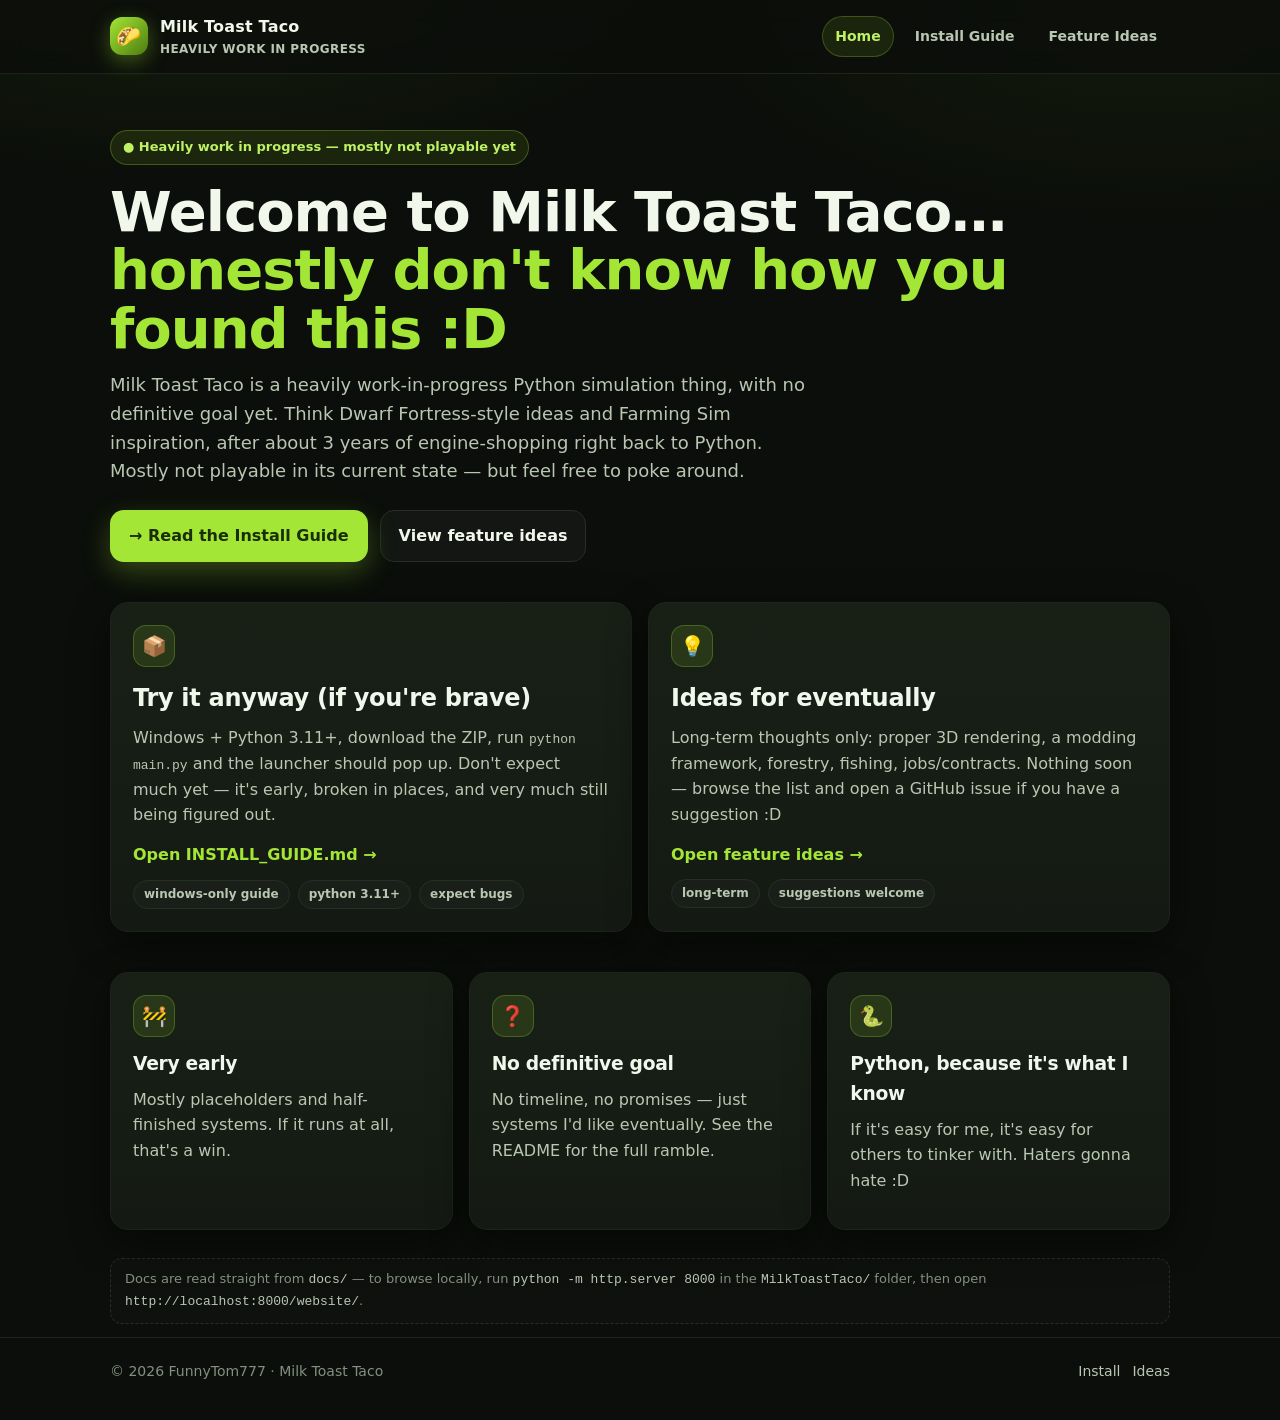
<file: website/index.html>
<!doctype html>
<html lang="en">
  <head>
    <meta charset="UTF-8" />
    <meta name="viewport" content="width=device-width, initial-scale=1.0" />
    <title>Milk Toast Taco — Heavily Work In Progress</title>
    <meta
      name="description"
      content="Milk Toast Taco is a heavily work-in-progress Python simulation project. Mostly not playable yet."
    />
    <link rel="stylesheet" href="styles/main.css" />
  </head>
  <body>
    <header class="site-header">
      <div class="wrap nav">
        <a class="brand" href="index.html">
          <span class="brand-mark">🌮</span>
          <span>Milk Toast Taco<small>HEAVILY WORK IN PROGRESS</small></span>
        </a>
        <nav class="nav-links">
          <a class="active" href="index.html">Home</a>
          <a href="doc.html?doc=install_guide.md">Install Guide</a>
          <a href="doc.html?doc=feature-ideas.md">Feature Ideas</a>
        </nav>
      </div>
    </header>

    <main class="wrap">
      <section class="hero">
        <span class="pill">● Heavily work in progress — mostly not playable yet</span>
        <h1>Welcome to Milk Toast Taco…<br /><span class="accent">honestly don't know how you found this :D</span></h1>
        <p class="lead">
          Milk Toast Taco is a heavily work-in-progress Python simulation thing,
          with no definitive goal yet. Think Dwarf Fortress-style ideas and
          Farming Sim inspiration, after about 3 years of engine-shopping right
          back to Python. Mostly not playable in its current state — but feel
          free to poke around.
        </p>
        <div class="actions">
          <a class="btn btn-primary" href="doc.html?doc=install_guide.md">→ Read the Install Guide</a>
          <a class="btn btn-ghost" href="doc.html?doc=feature-ideas.md">View feature ideas</a>
        </div>
      </section>

      <section class="grid cols-2">
        <article class="card">
          <div class="icon">📦</div>
          <h2>Try it anyway (if you're brave)</h2>
          <p>
            Windows + Python 3.11+, download the ZIP, run
            <code>python main.py</code> and the launcher should pop up.
            Don't expect much yet — it's early, broken in places, and
            very much still being figured out.
          </p>
          <a class="card-link" href="doc.html?doc=install_guide.md">Open INSTALL_GUIDE.md →</a>
          <ul class="meta">
            <li>windows-only guide</li>
            <li>python 3.11+</li>
            <li>expect bugs</li>
          </ul>
        </article>

        <article class="card">
          <div class="icon">💡</div>
          <h2>Ideas for eventually</h2>
          <p>
            Long-term thoughts only: proper 3D rendering, a modding framework,
            forestry, fishing, jobs/contracts. Nothing soon — browse the list
            and open a GitHub issue if you have a suggestion :D
          </p>
          <a class="card-link" href="doc.html?doc=feature-ideas.md">Open feature ideas →</a>
          <ul class="meta">
            <li>long-term</li>
            <li>suggestions welcome</li>
          </ul>
        </article>
      </section>

      <section class="grid cols-3">
        <article class="card">
          <div class="icon">🚧</div>
          <h3>Very early</h3>
          <p>Mostly placeholders and half-finished systems. If it runs at all, that's a win.</p>
        </article>
        <article class="card">
          <div class="icon">❓</div>
          <h3>No definitive goal</h3>
          <p>No timeline, no promises — just systems I'd like eventually. See the README for the full ramble.</p>
        </article>
        <article class="card">
          <div class="icon">🐍</div>
          <h3>Python, because it's what I know</h3>
          <p>If it's easy for me, it's easy for others to tinker with. Haters gonna hate :D</p>
        </article>
      </section>

      <p class="notice">
        Docs are read straight from <code>docs/</code> — to browse locally, run
        <code>python -m http.server 8000</code> in the <code>MilkToastTaco/</code> folder, then open
        <code>http://localhost:8000/website/</code>.
      </p>
    </main>

    <footer class="site-footer">
      <div class="wrap">
        <span>© 2026 FunnyTom777 · Milk Toast Taco</span>
        <span class="spacer"></span>
        <a href="doc.html?doc=install_guide.md">Install</a>
        <a href="doc.html?doc=feature-ideas.md">Ideas</a>
      </div>
    </footer>
  </body>
</html>
</file>
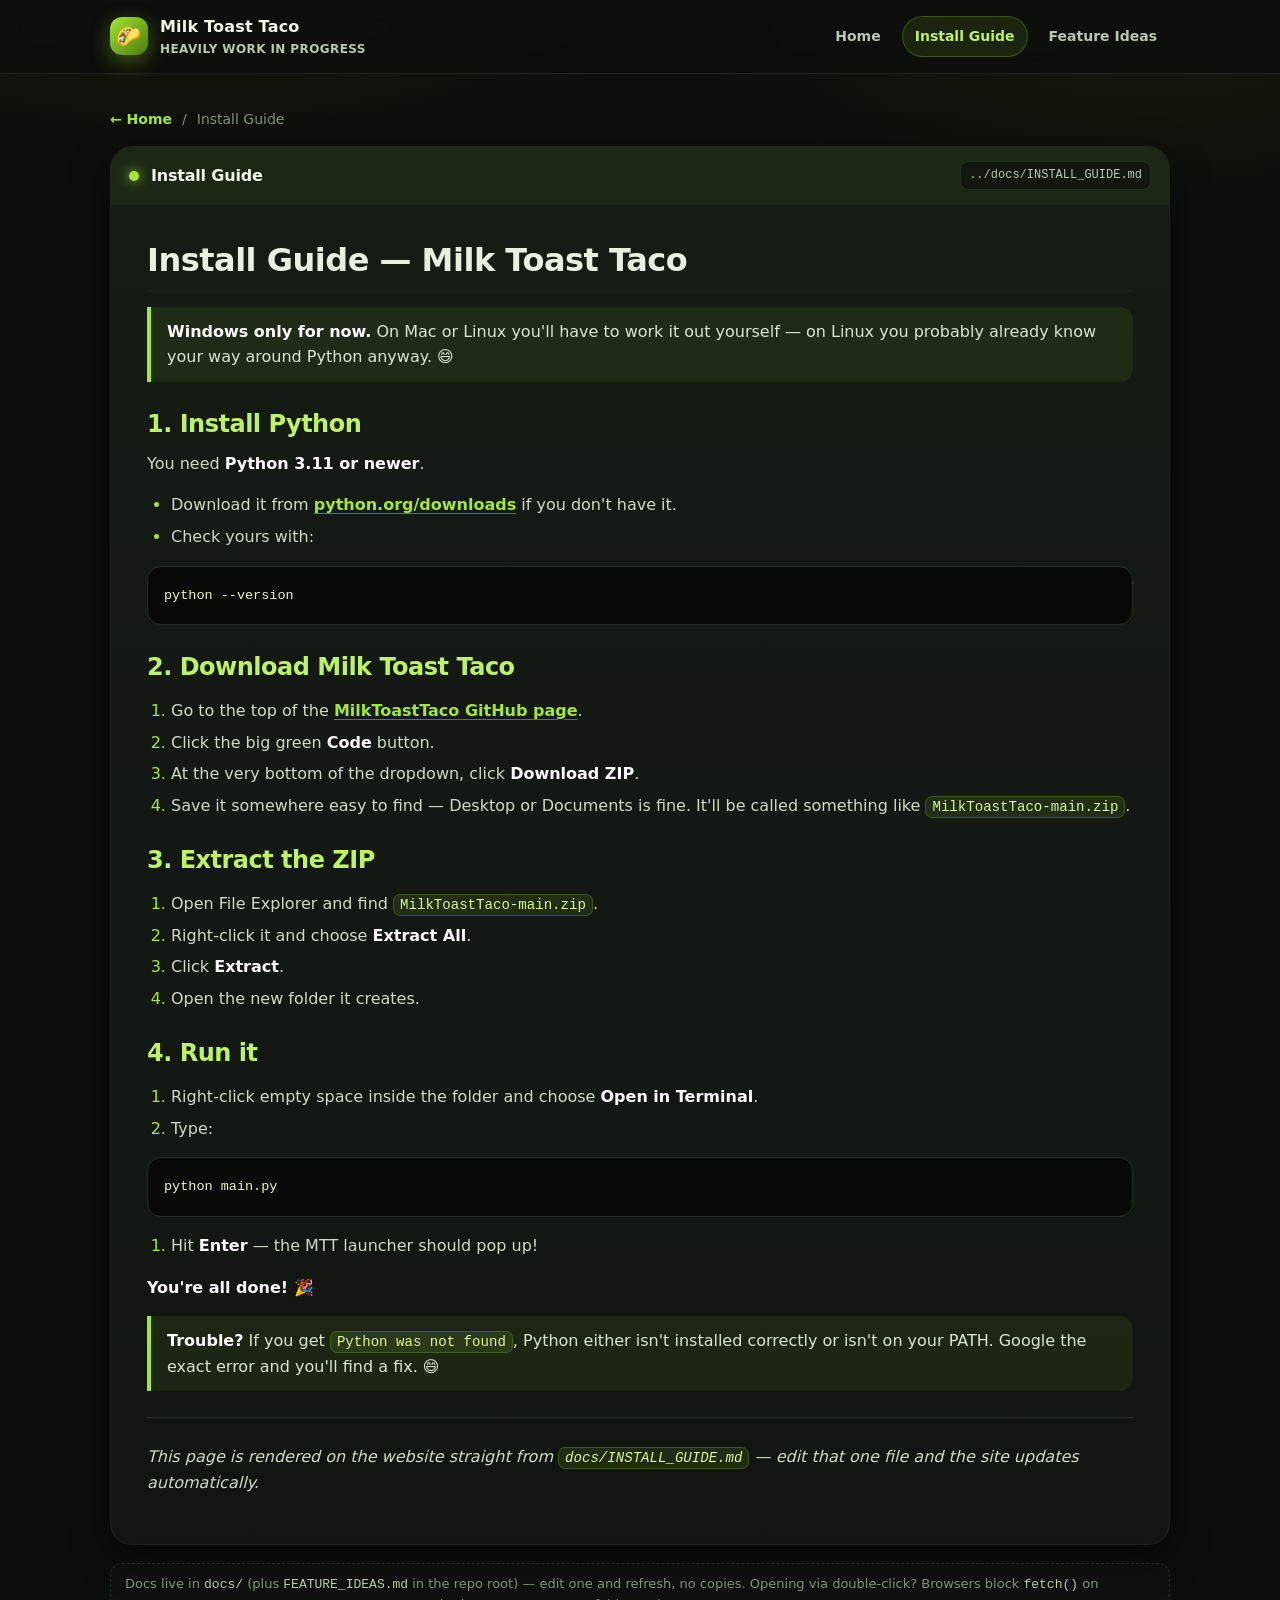
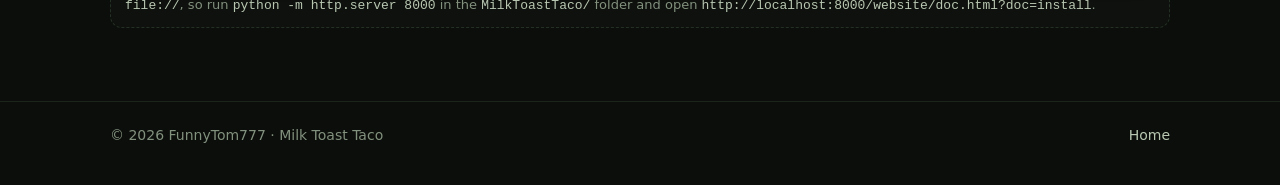
<file: website/doc.html>
<!doctype html>
<html lang="en">
  <head>
    <meta charset="UTF-8" />
    <meta name="viewport" content="width=device-width, initial-scale=1.0" />
    <title>Docs — Milk Toast Taco</title>
    <meta name="description" content="Milk Toast Taco docs, rendered locally from Markdown." />
    <link rel="stylesheet" href="styles/main.css" />
  </head>
  <body>
    <header class="site-header">
      <div class="wrap nav">
        <a class="brand" href="index.html">
          <span class="brand-mark">🌮</span>
          <span>Milk Toast Taco<small>HEAVILY WORK IN PROGRESS</small></span>
        </a>
        <nav class="nav-links">
          <a href="index.html">Home</a>
          <a id="nav-install" href="doc.html?doc=install_guide.md">Install Guide</a>
          <a id="nav-ideas" href="doc.html?doc=feature-ideas.md">Feature Ideas</a>
        </nav>
      </div>
    </header>

    <main class="wrap doc-shell">
      <div class="crumb">
        <a href="index.html">← Home</a>
        <span>/</span>
        <span id="crumb-name">docs</span>
      </div>

      <div class="doc-card">
        <div class="doc-bar">
          <span class="dot"></span>
          <strong id="doc-title">Loading…</strong>
          <code id="doc-source"></code>
        </div>
        <div class="doc-body">
          <article id="doc-content" class="md">
            <p>Brewing your doc… ☕</p>
          </article>
        </div>
      </div>

      <p class="notice">
        Docs live in <code>docs/</code> (plus <code>FEATURE_IDEAS.md</code> in the repo root) —
        edit one and refresh, no copies. Opening via double-click? Browsers block
        <code>fetch()</code> on <code>file://</code>, so run
        <code>python -m http.server 8000</code> in the <code>MilkToastTaco/</code> folder and open
        <code>http://localhost:8000/website/doc.html?doc=install</code>.
      </p>
    </main>

    <footer class="site-footer">
      <div class="wrap">
        <span>© 2026 FunnyTom777 · Milk Toast Taco</span>
        <span class="spacer"></span>
        <a href="index.html">Home</a>
      </div>
    </footer>

    <script src="assets/js/markdown.js"></script>
    <script>
      (function () {
        // Single source of truth: the repo's docs/ folder (+ FEATURE_IDEAS.md
        // in the repo root). Paths are relative to website/doc.html, so serve
        // from the repo root: `python -m http.server` in MilkToastTaco/.
        var DOCS = {
          "install_guide.md": { file: "../docs/INSTALL_GUIDE.md", title: "Install Guide" },
          "install-guide": { file: "../docs/INSTALL_GUIDE.md", title: "Install Guide" },
          "install": { file: "../docs/INSTALL_GUIDE.md", title: "Install Guide" },
          "INSTALL_GUIDE.md": { file: "../docs/INSTALL_GUIDE.md", title: "Install Guide" },
          "feature-ideas.md": { file: "../FEATURE_IDEAS.md", title: "Feature Ideas" },
          "feature-ideas": { file: "../FEATURE_IDEAS.md", title: "Feature Ideas" },
          "features": { file: "../FEATURE_IDEAS.md", title: "Feature Ideas" },
          "FEATURE_IDEAS.md": { file: "../FEATURE_IDEAS.md", title: "Feature Ideas" },
          "TEST_ALL_GUIDE.md": { file: "../docs/TEST_ALL_GUIDE.md", title: "Test-All Guide" },
          "test-all-guide": { file: "../docs/TEST_ALL_GUIDE.md", title: "Test-All Guide" },
          "XML_LOADER_GUIDE.md": { file: "../docs/XML_LOADER_GUIDE.md", title: "XML Loader Guide" },
          "xml-loader-guide": { file: "../docs/XML_LOADER_GUIDE.md", title: "XML Loader Guide" },
          "dashboard_plan.md": { file: "../docs/dashboard_plan.md", title: "Dashboard Plan" },
          "dashboard-plan": { file: "../docs/dashboard_plan.md", title: "Dashboard Plan" }
        };

        function getParam(name) {
          try {
            return new URLSearchParams(window.location.search).get(name) || "";
          } catch (e) {
            return "";
          }
        }

        var key = (getParam("doc") || "install_guide.md").trim();
        var entry = DOCS[key] || DOCS[key.toLowerCase()];
        var contentEl = document.getElementById("doc-content");
        var titleEl = document.getElementById("doc-title");
        var sourceEl = document.getElementById("doc-source");
        var crumbEl = document.getElementById("crumb-name");

        function prettyTitle(key, file) {
          if (entry) return entry.title;
          return file.split("/").pop().replace(/\.md$/i, "").replace(/[-_]+/g, " ");
        }

        if (!entry) {
          // Only allow plain .md filenames (no paths, no traversal) — they
          // resolve into the repo's docs/ folder.
          if (!/^[a-zA-Z0-9][a-zA-Z0-9._-]*\.md$/.test(key)) {
            titleEl.textContent = "Unknown doc";
            contentEl.innerHTML =
              '<div class="md-error"><strong>Unknown doc:</strong> "' +
              key.replace(/</g, "&lt;") +
              '". Try <a href="doc.html?doc=install">install</a>, ' +
              '<a href="doc.html?doc=features">features</a>, ' +
              '<a href="doc.html?doc=test-all-guide">test-all-guide</a> or ' +
              '<a href="doc.html?doc=xml-loader-guide">xml-loader-guide</a>.</div>';
            return;
          }
          entry = { file: "../docs/" + key, title: prettyTitle(key) };
        }

        titleEl.textContent = entry.title;
        crumbEl.textContent = entry.title;
        sourceEl.textContent = entry.file;
        document.title = entry.title + " — Milk Toast Taco";

        // Highlight active nav
        if (/install/i.test(entry.file)) document.getElementById("nav-install").classList.add("active");
        if (/feature/i.test(entry.file)) document.getElementById("nav-ideas").classList.add("active");

        fetch(entry.file, { cache: "no-cache" })
          .then(function (res) {
            if (!res.ok) throw new Error("HTTP " + res.status + " for " + entry.file);
            return res.text();
          })
          .then(function (md) {
            contentEl.innerHTML = window.MttMarkdown.render(md);
          })
          .catch(function (err) {
            contentEl.innerHTML =
              '<div class="md-error"><strong>Couldn\'t load</strong> <code>' +
              String(entry.file).replace(/</g, "&lt;") +
              "</code><br />" +
              String((err && err.message) || err).replace(/</g, "&lt;") +
              "<br /><br />If you opened this with a double-click (<code>file://</code>), browsers block " +
              "loading <code>.md</code> files. Run:<br /><code>python -m http.server 8000</code> " +
              "in the <code>MilkToastTaco/</code> folder (repo root), then open " +
              "<code>http://localhost:8000/website/doc.html?doc=" +
              String(key).replace(/</g, "&lt;") +
              "</code></div>";
          });
      })();
    </script>
  </body>
</html>
</file>
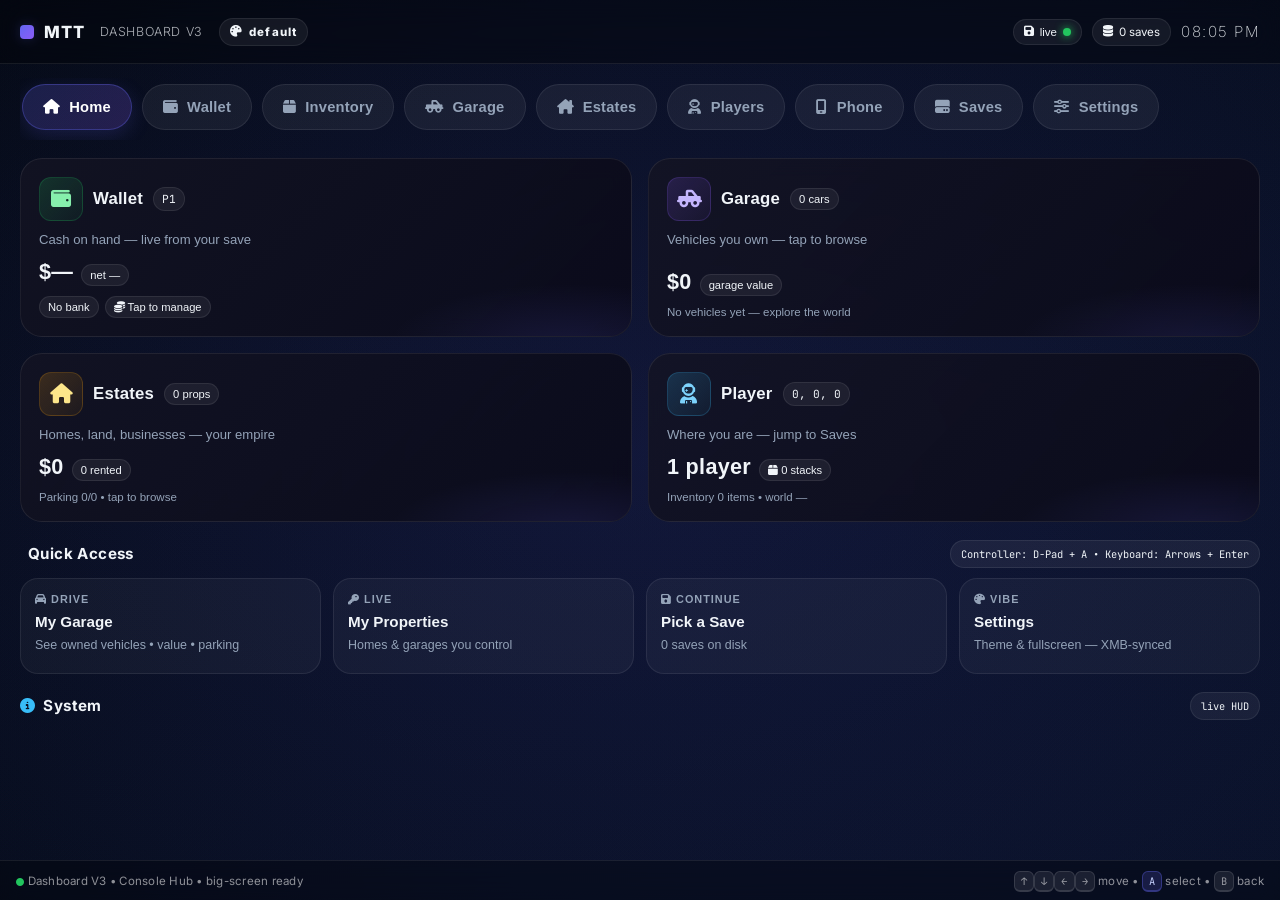
<file: core/renderer/dashboard_v3/static/dashboard_v3.html>
<!DOCTYPE html>
<!-- MTT Dashboard V3 — Console Hub -->
<!-- Location: core/renderer/dashboard_v3/static/dashboard_v3.html -->
<!-- Served via: core/renderer/dashboard_v3/dashboard_v3.py:get_dashboard_v3_html_path() -->
<!-- Reuses controller.js for ALL pad/keyboard nav (future UIs can import controller.js alone) -->
<html lang="en">
<head>
<meta charset="UTF-8">
<meta name="viewport" content="width=device-width, initial-scale=1.0">
<title>Milk Toast Taco — Dashboard V3</title>
<link rel="stylesheet" href="https://cdnjs.cloudflare.com/ajax/libs/font-awesome/6.4.0/css/all.min.css">
<style>
  @import url('https://fonts.googleapis.com/css2?family=Inter:wght@200;300;400;600;700;800&family=JetBrains+Mono:wght@400;500&display=swap');
  :root{
    --bg:#050914; --bg-to:#0a1128; --wave1:rgba(30,80,150,0.14); --wave2:rgba(80,30,150,0.10);
    --panel:rgba(20,20,35,0.72); --panel-solid:#181927; --border:rgba(255,255,255,0.08); --border-strong:rgba(255,255,255,0.14);
    --text:#f1f5f9; --muted:#94a3b8; --accent:#6366f1; --accent2:#8b5cf6; --accent-glow:rgba(99,102,241,0.22);
    --radius:18px; --radius-lg:22px; --ease:cubic-bezier(0.25,0.1,0.25,1);
    --focus:#ffffff; --focus-ring:0 0 0 2px #fff, 0 0 22px var(--accent-glow), 0 8px 28px rgba(0,0,0,0.35);
  }
  *{box-sizing:border-box}
  html{font-size:16px}
  button{color:var(--text)}
  .tile b, .card-title, .slot-num, .theme-opt, .settings-card h3, .stat b{color:var(--text)}
  body{
    margin:0; overflow:hidden; height:100vh; display:flex; flex-direction:column;
    font-family:'Inter',system-ui,-apple-system,Segoe UI,Roboto,sans-serif;
    background: linear-gradient(135deg, var(--bg) 0%, var(--bg-to) 100%);
    color:var(--text); user-select:none;
  }
  .mono{font-family:'JetBrains Mono',monospace}
  .bg{position:fixed; inset:0; z-index:-1; overflow:hidden; background:linear-gradient(135deg,var(--bg) 0%,var(--bg-to) 100%); transition:background 0.6s var(--ease)}
  .wave{position:absolute; width:200%; height:200%; top:-50%; left:-50%; background:radial-gradient(ellipse at center,var(--wave1) 0%,transparent 60%); animation:rotate 30s linear infinite; transform-origin:center}
  .wave:nth-child(2){background:radial-gradient(ellipse at center,var(--wave2) 0%,transparent 50%); animation:rotate 45s linear infinite reverse}
  @keyframes rotate{0%{transform:rotate(0) scale(1)}50%{transform:rotate(180deg) scale(1.2)}100%{transform:rotate(360deg) scale(1)}}

  header{
    height:64px; display:flex; align-items:center; justify-content:space-between; padding:0 20px; gap:12px;
    background:rgba(0,0,0,0.30); backdrop-filter:blur(14px); border-bottom:1px solid var(--border);
  }
  .brand{display:flex; align-items:center; gap:10px; font-weight:800; letter-spacing:1.2px; font-size:1.05rem}
  .brand small{font-weight:300; opacity:0.7; letter-spacing:0.6px; font-size:0.78rem; margin-left:4px}
  .brand-icon{width:14px; height:14px; border-radius:4px; background:linear-gradient(135deg,var(--accent),var(--accent2)); box-shadow:0 0 12px var(--accent-glow)}
  .hdr-right{display:flex; align-items:center; gap:10px}
  .pill{font-size:0.72rem; padding:6px 10px; border-radius:999px; background:rgba(255,255,255,0.06); border:1px solid var(--border); display:inline-flex; align-items:center; gap:6px}
  .pill.strong{background:rgba(99,102,241,0.16); border-color:rgba(99,102,241,0.30); color:#c7d2fe}
  .save-badge{cursor:pointer; transition:all 0.18s var(--ease)}
  .save-badge:hover{transform:translateY(-1px); border-color:var(--border-strong)}
  .save-badge.is-focused{box-shadow:var(--focus-ring); transform:translateY(-1px) scale(1.02)}
  #clock{font-weight:200; letter-spacing:1.5px; opacity:0.9; font-size:0.95rem}

  /* Tab strip — horizontal console tabs */
  .tab-strip-wrap{padding:14px 20px 0; background:transparent}
  .tab-strip{
    display:flex; gap:10px; overflow-x:auto; overflow-y:hidden; padding:6px 2px 10px;
    scrollbar-width:none; -ms-overflow-style:none;
  }
  .tab-strip::-webkit-scrollbar{display:none}
  .tab{
    flex:0 0 auto; display:inline-flex; align-items:center; gap:9px; padding:14px 20px; border-radius:999px;
    background:rgba(255,255,255,0.06); border:1px solid var(--border); color:var(--muted);
    font-weight:700; font-size:0.92rem; letter-spacing:0.2px; cursor:pointer; transition:all 0.18s var(--ease);
    min-height:46px; outline:none;
  }
  .tab:hover{background:rgba(255,255,255,0.10); color:#fff; transform:translateY(-1px)}
  .tab.active{background:linear-gradient(135deg,rgba(99,102,241,0.22),rgba(139,92,246,0.22)); color:#fff; border-color:rgba(99,102,241,0.35); box-shadow:0 6px 20px rgba(99,102,241,0.18)}
  .tab.is-focused{box-shadow:var(--focus-ring); transform:translateY(-1px) scale(1.03); border-color:var(--focus); color:#fff; background:rgba(255,255,255,0.12)}
  .tab.active.is-focused{box-shadow:var(--focus-ring);}

  main{
    flex:1; overflow:auto; padding:18px 20px 16px; scroll-behavior:smooth;
  }
  main:focus{outline:none}
  .view{display:none; animation:fadeIn 0.22s var(--ease)}
  .view.active{display:block}
  @keyframes fadeIn{from{opacity:0; transform:translateY(6px)}to{opacity:1; transform:none}}

  /* Card grids — big, couch-friendly */
  .hero-grid{display:grid; grid-template-columns:repeat(2,1fr); gap:16px}
  @media(max-width:900px){.hero-grid{grid-template-columns:1fr}}
  @media(min-width:1400px){.hero-grid{grid-template-columns:repeat(4,1fr)}}
  .card{
    position:relative; border-radius:var(--radius-lg); padding:18px; min-height:148px;
    background:linear-gradient(135deg, rgba(20,20,35,0.82) 0%, rgba(10,10,25,0.92) 100%);
    border:1px solid var(--border); backdrop-filter:blur(10px); overflow:hidden; cursor:pointer;
    transition:all 0.18s var(--ease); text-align:left; display:flex; flex-direction:column; gap:10px;
    outline:none; color:var(--text);
  }
  .card:hover{transform:translateY(-2px); border-color:var(--border-strong); background:linear-gradient(135deg, rgba(26,26,45,0.88) 0%, rgba(14,14,32,0.96) 100%)}
  .card.is-focused{transform:translateY(-2px) scale(1.015); border-color:var(--focus); box-shadow:var(--focus-ring)}
  .card-top{display:flex; align-items:center; gap:10px}
  .card-icon{width:44px; height:44px; border-radius:12px; display:flex; align-items:center; justify-content:center; font-size:1.25rem; border:1px solid rgba(255,255,255,0.08); flex-shrink:0}
  .card-title{font-weight:800; font-size:1.05rem; letter-spacing:0.2px}
  .card-subtitle{font-size:0.82rem; color:var(--muted); line-height:1.35}
  .card-value{margin-top:auto; display:flex; align-items:baseline; gap:8px; flex-wrap:wrap}
  .card-value b{font-size:1.35rem; letter-spacing:0.3px}
  .card-meta{font-size:0.7rem; padding:4px 8px; border-radius:999px; background:rgba(255,255,255,0.06); border:1px solid var(--border)}
  .card-accent{position:absolute; inset:auto -20% -40% auto; width:60%; height:70%; background:radial-gradient(ellipse at center, var(--accent-glow) 0%, transparent 70%); pointer-events:none; opacity:0.6}
  .card.wallet .card-icon{background:linear-gradient(135deg,rgba(34,197,94,0.18),rgba(34,197,94,0.06)); color:#86efac; border-color:rgba(34,197,94,0.20)}
  .card.garage .card-icon{background:linear-gradient(135deg,rgba(139,92,246,0.18),rgba(139,92,246,0.06)); color:#c4b5fd; border-color:rgba(139,92,246,0.20)}
  .card.estates .card-icon{background:linear-gradient(135deg,rgba(245,158,11,0.18),rgba(245,158,11,0.06)); color:#fde68a; border-color:rgba(245,158,11,0.20)}
  .card.player .card-icon{background:linear-gradient(135deg,rgba(56,189,248,0.18),rgba(56,189,248,0.06)); color:#7dd3fc; border-color:rgba(56,189,248,0.20)}

  .section{margin-top:18px}
  .section-head{display:flex; align-items:center; justify-content:space-between; gap:10px; margin-bottom:10px}
  .section-head h3{margin:0; font-size:0.95rem; letter-spacing:0.4px; display:flex; align-items:center; gap:8px}
  .grid{ display:grid; gap:12px }
  .grid.cols-3{grid-template-columns:repeat(3,1fr)}
  .grid.cols-2{grid-template-columns:repeat(2,1fr)}
  .grid.auto{grid-template-columns:repeat(auto-fill,minmax(280px,1fr))}
  @media(max-width:800px){.grid.cols-3,.grid.cols-2{grid-template-columns:1fr} .grid.auto{grid-template-columns:1fr}}
  .tile{
    border-radius:var(--radius); padding:14px; background:rgba(255,255,255,0.04); border:1px solid var(--border);
    display:flex; flex-direction:column; gap:8px; cursor:pointer; outline:none; transition:all 0.18s var(--ease); text-align:left; min-height:96px;
    color:var(--text);
  }
  .tile:hover{background:rgba(255,255,255,0.06); border-color:var(--border-strong); transform:translateY(-1px)}
  .tile.is-focused{border-color:var(--focus); box-shadow:var(--focus-ring); transform:translateY(-1px) scale(1.015); background:rgba(255,255,255,0.08)}
  .kicker{font-size:0.68rem; letter-spacing:1px; text-transform:uppercase; color:var(--muted); font-weight:700}
  .tile b{font-size:0.95rem}
  /* Wallet cards — controller enlarges on focus */
  .bank-card{position:relative; height:162px; border-radius:16px; padding:14px 16px; overflow:hidden; cursor:pointer; transition:all 0.22s var(--ease); border:1px solid rgba(255,255,255,0.10); display:flex; flex-direction:column; justify-content:space-between; color:#fff}
  .bank-card.debit{background:linear-gradient(135deg,#0f172a 0%,#1e293b 45%,#334155 100%)}
  .bank-card.credit{background:linear-gradient(135deg,#1a0a2e 0%,#312e81 45%,#4f46e5 100%)}
  .bank-card.gold{background:linear-gradient(135deg,#422006 0%,#92400e 35%,#f59e0b 100%)}
  .bank-card.is-focused{transform:scale(1.03) translateY(-2px); box-shadow:var(--focus-ring); border-color:var(--focus)}
  .bank-card .chip{width:32px; height:22px; border-radius:3px; background:linear-gradient(135deg,#fde68a 0%,#f59e0b 100%); border:1px solid rgba(0,0,0,0.12)}
  .bank-card .card-number{font-family:'JetBrains Mono',monospace; letter-spacing:1.4px; font-size:0.92rem; margin:6px 0 2px}
  .bank-card .card-balance{font-weight:800; font-size:1.05rem}

  /* Saves */
  .save-grid{display:grid; grid-template-columns:repeat(4,1fr); gap:12px}
  @media(max-width:1100px){.save-grid{grid-template-columns:repeat(3,1fr)}}
  @media(max-width:700px){.save-grid{grid-template-columns:repeat(2,1fr)}}
  .save-slot{
    border-radius:16px; padding:14px; min-height:120px; background:rgba(255,255,255,0.03); border:1px solid var(--border);
    cursor:pointer; display:flex; flex-direction:column; gap:6px; transition:all 0.18s var(--ease); outline:none; text-align:left;
    color:var(--text);
  }
  .save-slot:hover{background:rgba(255,255,255,0.06); border-color:var(--border-strong); transform:translateY(-1px)}
  .save-slot.is-focused{border-color:var(--focus); box-shadow:var(--focus-ring); transform:translateY(-1px) scale(1.02)}
  .save-slot.selected{border-color:rgba(99,102,241,0.45); background:rgba(99,102,241,0.10); box-shadow:0 0 0 1px rgba(99,102,241,0.14)}
  .save-slot.empty{border-style:dashed; opacity:0.7}
  .slot-num{font-weight:800; font-size:0.9rem; display:flex; align-items:center; gap:8px}
  .slot-meta{font-size:0.68rem; color:var(--muted); font-family:'JetBrains Mono',monospace; line-height:1.35; word-break:break-all}
  .slot-actions{display:flex; gap:8px; margin-top:auto}

  /* Buttons */
  .btn{padding:12px 16px; border-radius:12px; border:1px solid var(--border); background:rgba(255,255,255,0.06); color:#fff; font-weight:700; cursor:pointer; transition:all 0.18s var(--ease); min-height:44px; display:inline-flex; align-items:center; gap:8px; outline:none}
  .btn:hover{background:rgba(255,255,255,0.10); transform:translateY(-1px)}
  .btn.primary{background:linear-gradient(135deg,var(--accent),var(--accent2)); border:none; box-shadow:0 8px 22px rgba(99,102,241,0.28)}
  .btn.primary:hover{transform:translateY(-1px) scale(1.01)}
  .btn.is-focused{box-shadow:var(--focus-ring); transform:translateY(-1px) scale(1.02); border-color:var(--focus)}
  .btn.small{padding:8px 12px; min-height:36px; font-size:0.82rem; border-radius:10px}
  .toggle{position:relative; width:56px; height:32px; border-radius:999px; background:rgba(255,255,255,0.14); border:1px solid var(--border); cursor:pointer; transition:all 0.22s var(--ease); flex-shrink:0}
  .toggle.on{background:linear-gradient(135deg,var(--accent),var(--accent2)); border-color:rgba(99,102,241,0.45); box-shadow:0 0 12px var(--accent-glow)}
  .toggle.is-focused{box-shadow:var(--focus-ring)}
  .toggle-knob{position:absolute; top:3px; left:3px; width:24px; height:24px; background:#fff; border-radius:50%; transition:transform 0.25s var(--ease); box-shadow:0 2px 8px rgba(0,0,0,0.25)}
  .toggle.on .toggle-knob{transform:translateX(24px)}

  /* Settings */
  .settings-card{border-radius:var(--radius-lg); padding:16px; background:linear-gradient(135deg,rgba(20,20,35,0.78),rgba(10,10,25,0.92)); border:1px solid var(--border); backdrop-filter:blur(10px)}
  .theme-grid{display:grid; grid-template-columns:repeat(3,1fr); gap:10px; margin-top:10px}
  @media(max-width:700px){.theme-grid{grid-template-columns:repeat(2,1fr)}}
  .theme-opt{border-radius:14px; padding:10px; background:rgba(255,255,255,0.04); border:1.5px solid var(--border); cursor:pointer; text-align:center; transition:all 0.18s var(--ease); outline:none}
  .theme-opt:hover{background:rgba(255,255,255,0.07); transform:translateY(-1px)}
  .theme-opt.active{background:linear-gradient(135deg,rgba(99,102,241,0.16),rgba(139,92,246,0.16)); border-color:rgba(99,102,241,0.45); box-shadow:0 0 16px rgba(99,102,241,0.12)}
  .theme-opt.is-focused{border-color:var(--focus); box-shadow:var(--focus-ring); transform:translateY(-1px) scale(1.02)}
  .theme-swatch{width:100%; height:34px; border-radius:10px; border:1px solid rgba(255,255,255,0.08); margin-bottom:8px}

  footer{
    height:40px; display:flex; align-items:center; justify-content:space-between; padding:0 16px; gap:10px;
    background:rgba(0,0,0,0.28); border-top:1px solid var(--border); backdrop-filter:blur(10px);
    font-size:0.72rem; color:rgba(255,255,255,0.55); letter-spacing:0.25px
  }
  .kbd{font-size:0.65rem; background:rgba(255,255,255,0.08); border:1px solid rgba(255,255,255,0.12); border-bottom-width:2px; padding:2px 6px; border-radius:6px; font-family:'JetBrains Mono',monospace}
  .kbd.primary{background:rgba(99,102,241,0.18); border-color:rgba(99,102,241,0.35); color:#c7d2fe}

  /* Overlay */
  .overlay{display:none; position:fixed; inset:0; z-index:40; background:rgba(5,9,20,0.72); backdrop-filter:blur(8px); align-items:center; justify-content:center; padding:16px}
  .overlay.active{display:flex}
  .modal{width:min(640px,96vw); max-height:88vh; overflow:auto; border-radius:18px; background:linear-gradient(135deg,rgba(20,20,35,0.96),rgba(10,10,25,0.98)); border:1px solid var(--border); box-shadow:0 24px 64px rgba(0,0,0,0.5); color:var(--text)}
  .modal-head{display:flex; align-items:center; justify-content:space-between; padding:14px 16px; border-bottom:1px solid var(--border); position:sticky; top:0; background:inherit; z-index:1}
  .modal-body{padding:16px; display:flex; flex-direction:column; gap:12px}
  .detail-grid{display:grid; grid-template-columns:repeat(2,1fr); gap:10px}
  @media(max-width:600px){.detail-grid{grid-template-columns:1fr}}
  .stat{padding:10px; border-radius:12px; background:rgba(255,255,255,0.04); border:1px solid var(--border); font-family:'JetBrains Mono',monospace; font-size:0.78rem}
  .stat b{color:#fff}
</style>
</head>
<body>
<div class="bg"><div class="wave"></div><div class="wave"></div></div>

<header>
  <div class="brand"><div class="brand-icon"></div> MTT <small>DASHBOARD V3</small> <span id="themeBadge" class="pill" style="margin-left:6px"><i class="fas fa-palette"></i> <span id="themeName">default</span></span></div>
  <div class="hdr-right">
    <button id="saveBadge" class="pill save-badge" data-focusable tabindex="-1" onclick="openSaveOverlay()" title="Saves"><i class="fas fa-save"></i> <span id="saveLabel">live</span> <span id="saveDot" style="width:8px;height:8px;border-radius:50%;background:#22c55e;display:inline-block;box-shadow:0 0 8px #22c55e"></span></button>
    <span id="savesCount" class="pill"><i class="fas fa-database"></i> <span id="savesNum">0 saves</span></span>
    <span id="clock">00:00 AM</span>
  </div>
</header>

<div class="tab-strip-wrap">
  <div id="tabStrip" class="tab-strip" role="tablist" aria-label="Dashboard sections">
    <button class="tab active" data-tab="home" data-focusable tabindex="0" role="tab" aria-selected="true" onclick="switchTab('home')"><i class="fas fa-house"></i> Home</button>
    <button class="tab" data-tab="wallet" data-focusable tabindex="-1" role="tab" onclick="switchTab('wallet')"><i class="fas fa-wallet"></i> Wallet</button>
    <button class="tab" data-tab="inventory" data-focusable tabindex="-1" role="tab" onclick="switchTab('inventory')"><i class="fas fa-box"></i> Inventory</button>
    <button class="tab" data-tab="garage" data-focusable tabindex="-1" role="tab" onclick="switchTab('garage')"><i class="fas fa-truck-pickup"></i> Garage</button>
    <button class="tab" data-tab="estates" data-focusable tabindex="-1" role="tab" onclick="switchTab('estates')"><i class="fas fa-house-chimney"></i> Estates</button>
    <button class="tab" data-tab="players" data-focusable tabindex="-1" role="tab" onclick="switchTab('players')"><i class="fas fa-user-astronaut"></i> Players</button>
    <button class="tab" data-tab="phone" data-focusable tabindex="-1" role="tab" onclick="switchTab('phone')"><i class="fas fa-mobile-screen"></i> Phone</button>
    <button class="tab" data-tab="saves" data-focusable tabindex="-1" role="tab" onclick="switchTab('saves')"><i class="fas fa-hard-drive"></i> Saves</button>
    <button class="tab" data-tab="settings" data-focusable tabindex="-1" role="tab" onclick="switchTab('settings')"><i class="fas fa-sliders"></i> Settings</button>
  </div>
</div>

<main id="main" tabindex="-1">
  <!-- HOME -->
  <section id="view-home" class="view active" aria-labelledby="tab-home">
    <div class="hero-grid" id="heroGrid">
      <button class="card wallet" data-focusable tabindex="-1" onclick="switchTab('garage')" aria-label="Wallet — open Garage">
        <div class="card-accent"></div>
        <div class="card-top"><div class="card-icon"><i class="fas fa-wallet"></i></div><div class="card-title">Wallet</div><span class="card-meta mono" id="heroWalletPid">P1</span></div>
        <div class="card-subtitle">Cash on hand — live from your save</div>
        <div class="card-value"><b id="heroWallet">$—</b> <span class="card-meta" id="heroNet">net —</span></div>
        <div style="display:flex; gap:6px; flex-wrap:wrap"><span class="card-meta" id="heroBank">No bank</span> <span class="card-meta"><i class="fas fa-coins"></i> Tap to manage</span></div>
      </button>
      <button class="card garage" data-focusable tabindex="-1" onclick="switchTab('garage')">
        <div class="card-accent"></div>
        <div class="card-top"><div class="card-icon"><i class="fas fa-truck-pickup"></i></div><div class="card-title">Garage</div><span class="card-meta" id="heroGarageCount">0 cars</span></div>
        <div class="card-subtitle">Vehicles you own — tap to browse</div>
        <div class="card-value"><b id="heroGarageValue">$0</b> <span class="card-meta">garage value</span></div>
        <div style="font-size:0.72rem; color:var(--muted)" id="heroGarageSub">No vehicles yet — explore the world</div>
      </button>
      <button class="card estates" data-focusable tabindex="-1" onclick="switchTab('estates')">
        <div class="card-accent"></div>
        <div class="card-top"><div class="card-icon"><i class="fas fa-house"></i></div><div class="card-title">Estates</div><span class="card-meta" id="heroEstateCount">0 props</span></div>
        <div class="card-subtitle">Homes, land, businesses — your empire</div>
        <div class="card-value"><b id="heroEstateValue">$0</b> <span class="card-meta" id="heroEstateRent">0 rented</span></div>
        <div style="font-size:0.72rem; color:var(--muted)" id="heroEstateSub">Parking <span id="heroParking">0/0</span> • tap to browse</div>
      </button>
      <button class="card player" data-focusable tabindex="-1" onclick="switchTab('saves')">
        <div class="card-accent"></div>
        <div class="card-top"><div class="card-icon"><i class="fas fa-user-astronaut"></i></div><div class="card-title">Player</div><span class="card-meta mono" id="heroPlayerPos">0, 0, 0</span></div>
        <div class="card-subtitle">Where you are — jump to Saves</div>
        <div class="card-value"><b id="heroPlayers">1 player</b> <span class="card-meta"><i class="fas fa-box"></i> <span id="heroStacks">0 stacks</span></span></div>
        <div style="font-size:0.72rem; color:var(--muted)">Inventory <span id="heroItems">0 items</span> • <span id="heroWorld">world —</span></div>
      </button>
    </div>

    <div class="section">
      <div class="section-head"><h3><i class="fas fa-sparkles" style="color:#fbbf24"></i> Quick Access</h3><span class="pill mono" style="font-size:0.65rem">Controller: D-Pad + A • Keyboard: Arrows + Enter</span></div>
      <div class="grid auto" id="quickGrid">
        <button class="tile" data-focusable tabindex="-1" onclick="switchTab('garage')"><span class="kicker"><i class="fas fa-car"></i> Drive</span><b>My Garage</b><span style="font-size:0.78rem; color:var(--muted)">See owned vehicles • value • parking</span></button>
        <button class="tile" data-focusable tabindex="-1" onclick="switchTab('estates')"><span class="kicker"><i class="fas fa-key"></i> Live</span><b>My Properties</b><span style="font-size:0.78rem; color:var(--muted)">Homes & garages you control</span></button>
        <button class="tile" data-focusable tabindex="-1" onclick="switchTab('saves')"><span class="kicker"><i class="fas fa-floppy-disk"></i> Continue</span><b>Pick a Save</b><span style="font-size:0.78rem; color:var(--muted)"><span id="quickSaves">0 saves</span> on disk</span></button>
        <button class="tile" data-focusable tabindex="-1" onclick="switchTab('settings')"><span class="kicker"><i class="fas fa-palette"></i> Vibe</span><b>Settings</b><span style="font-size:0.78rem; color:var(--muted)">Theme & fullscreen — XMB-synced</span></button>
      </div>
    </div>

    <div class="section">
      <div class="section-head"><h3><i class="fas fa-circle-info" style="color:#38bdf8"></i> System</h3><span id="sysInfo" class="pill mono" style="font-size:0.65rem">live HUD</span></div>
      <div class="grid cols-3" id="sysGrid"></div>
    </div>
  </section>

  <!-- GARAGE (subtabs: Owned / Catalog) -->
  <section id="view-garage" class="view" aria-labelledby="tab-garage">
    <div class="section-head"><h3><i class="fas fa-warehouse" style="color:#a78bfa"></i> Garage <span id="garageCountPill" class="pill mono" style="margin-left:8px">0</span></h3><button class="btn small" data-focusable tabindex="-1" onclick="doRefresh()"><i class="fas fa-rotate"></i> Refresh</button></div>
    <div style="display:flex; gap:8px; margin-bottom:12px; flex-wrap:wrap" role="tablist" aria-label="Garage subtabs">
      <button class="btn small primary" data-focusable tabindex="-1" data-garage-tab="owned" onclick="switchGarageSubtab('owned')"><i class="fas fa-warehouse"></i> Owned</button>
      <button class="btn small" data-focusable tabindex="-1" data-garage-tab="catalog" onclick="switchGarageSubtab('catalog')"><i class="fas fa-shop"></i> Catalog</button>
      <button class="btn small" data-focusable tabindex="-1" data-garage-tab="categories" onclick="switchGarageSubtab('categories')"><i class="fas fa-layer-group"></i> Categories</button>
    </div>
    <div id="garageOwnedWrap">
      <div id="garageGrid" class="grid auto"></div>
      <div id="garageEmpty" style="display:none; text-align:center; padding:32px; color:var(--muted)"><div style="font-size:2rem; margin-bottom:8px"><i class="fas fa-truck-pickup"></i></div><b>Garage empty</b><div style="font-size:0.85rem; margin-top:6px">Head in-game to acquire vehicles — they'll appear here.</div></div>
    </div>
    <div id="garageCatalogWrap" style="display:none">
      <div id="garageCatChips" style="display:flex; gap:8px; flex-wrap:wrap; margin-bottom:10px"></div>
      <div id="garageCatalogGrid" class="grid auto"></div>
    </div>
    <div id="garageCategoriesWrap" style="display:none">
      <div id="garageCategoriesGrid" class="grid auto"></div>
    </div>
  </section>

  <!-- ESTATES (subtabs: Browse / Owned / Agents / Garages) -->
  <section id="view-estates" class="view" aria-labelledby="tab-estates">
    <div class="section-head"><h3><i class="fas fa-building-columns" style="color:#f59e0b"></i> Estates <span id="estatesCountPill" class="pill mono" style="margin-left:8px">0</span></h3><button class="btn small" data-focusable tabindex="-1" onclick="doRefresh()"><i class="fas fa-rotate"></i> Refresh</button></div>
    <div style="display:flex; gap:8px; margin-bottom:12px; flex-wrap:wrap" role="tablist" aria-label="Estates subtabs">
      <button class="btn small primary" data-focusable tabindex="-1" data-estate-tab="owned" onclick="switchEstatesSubtab('owned')"><i class="fas fa-key"></i> Owned</button>
      <button class="btn small" data-focusable tabindex="-1" data-estate-tab="browse" onclick="switchEstatesSubtab('browse')"><i class="fas fa-search"></i> Browse</button>
      <button class="btn small" data-focusable tabindex="-1" data-estate-tab="agents" onclick="switchEstatesSubtab('agents')"><i class="fas fa-user-tie"></i> Agents</button>
      <button class="btn small" data-focusable tabindex="-1" data-estate-tab="garages" onclick="switchEstatesSubtab('garages')"><i class="fas fa-square-parking"></i> Garages</button>
    </div>
    <div id="estatesOwnedWrap">
      <div id="estatesGrid" class="grid auto"></div>
      <div id="estatesEmpty" style="display:none; text-align:center; padding:32px; color:var(--muted)"><div style="font-size:2rem"><i class="fas fa-house"></i></div><b>No properties yet</b><div style="font-size:0.85rem; margin-top:6px">Purchase or rent in-game — estates sync from your save.</div></div>
    </div>
    <div id="estatesBrowseWrap" style="display:none">
      <div style="display:flex; gap:8px; flex-wrap:wrap; margin-bottom:10px" id="estateTypeChips"></div>
      <div id="estatesBrowseGrid" class="grid auto"></div>
    </div>
    <div id="estatesAgentsWrap" style="display:none">
      <div id="estatesAgentsGrid" class="grid auto"></div>
    </div>
    <div id="estatesGaragesWrap" style="display:none">
      <div id="estatesGaragesList" class="grid auto"></div>
    </div>
    <div class="settings-card" style="margin-top:12px; display:flex; gap:10px; align-items:center; flex-wrap:wrap">
      <span class="pill"><i class="fas fa-square-parking" style="color:#22c55e"></i> Parking <b id="estateParking">0/0</b> • <span id="estateFree">0 free</span></span>
      <span class="pill"><i class="fas fa-coins"></i> Estate value <b id="estateValue">$0</b></span>
      <span class="pill"><i class="fas fa-key"></i> <span id="estateOwned">0</span> owned • <span id="estateRented">0</span> rented</span>
    </div>
  </section>

  <!-- WALLET (Economy: bank cards, wallet) -->
  <section id="view-wallet" class="view" aria-labelledby="tab-wallet">
    <div class="section-head"><h3><i class="fas fa-wallet" style="color:#22c55e"></i> Wallet & Banks <span id="walletBalPill" class="pill mono" style="margin-left:8px">$—</span></h3><div style="display:flex; gap:8px"><button class="btn small" data-focusable tabindex="-1" onclick="doRefresh()"><i class="fas fa-rotate"></i> Refresh</button><button class="btn small primary" data-focusable tabindex="-1" onclick="openBankApply()"><i class="fas fa-plus"></i> Join Bank</button></div></div>
    <div id="walletCardsGrid" class="grid auto"></div>
    <div class="settings-card" style="margin-top:12px; display:flex; gap:10px; flex-wrap:wrap; align-items:center">
      <span class="pill"><i class="fas fa-coins"></i> Cash <b id="walletCash">$0</b></span>
      <span class="pill"><i class="fas fa-building-columns"></i> Banks <span id="walletBanks">—</span></span>
      <span class="pill"><i class="fas fa-credit-card"></i> <span id="walletCardsCount">0 cards</span></span>
    </div>
    <div class="section" style="margin-top:14px">
      <div class="section-head"><h3><i class="fas fa-hand-holding-dollar" style="color:#fbbf24"></i> Quick Pay</h3><span class="pill mono" style="font-size:0.65rem">A selects card • limits enforced</span></div>
      <div class="grid auto" id="walletBankList"></div>
    </div>
  </section>

  <!-- INVENTORY -->
  <section id="view-inventory" class="view" aria-labelledby="tab-inventory">
    <div class="section-head"><h3><i class="fas fa-box" style="color:#a78bfa"></i> Inventory <span id="invWeightPill" class="pill mono" style="margin-left:8px">0 / 35 kg</span></h3><div style="display:flex; gap:8px"><button class="btn small" data-focusable tabindex="-1" onclick="doRefresh()"><i class="fas fa-rotate"></i> Refresh</button><button class="btn small primary" data-focusable tabindex="-1" onclick="openInvAdd()"><i class="fas fa-plus"></i> Add Item</button></div></div>
    <div style="background:rgba(255,255,255,0.06); border:1px solid var(--border); border-radius:999px; height:14px; overflow:hidden; margin-bottom:12px"><div id="invWeightBar" style="height:100%; width:0%; background:linear-gradient(90deg,var(--accent),var(--accent2)); transition:width 0.3s"></div></div>
    <div id="invGrid" class="grid auto"></div>
    <div id="invEmpty" style="display:none; text-align:center; padding:28px; color:var(--muted)"><div style="font-size:1.8rem"><i class="fas fa-box-open"></i></div><b>Empty pack</b><div style="font-size:0.82rem; margin-top:6px">Add items from the catalog — weight limited to 35kg.</div></div>
  </section>

  <!-- PLAYERS -->
  <section id="view-players" class="view" aria-labelledby="tab-players">
    <div class="section-head"><h3><i class="fas fa-users" style="color:#38bdf8"></i> Players <span id="playersCountPill" class="pill mono" style="margin-left:8px">0</span></h3><div style="display:flex; gap:8px"><button class="btn small" data-focusable tabindex="-1" onclick="doRefresh()"><i class="fas fa-rotate"></i> Refresh</button><button class="btn small primary" data-focusable tabindex="-1" onclick="openPlayerAdd()"><i class="fas fa-user-plus"></i> Add Player</button></div></div>
    <div id="playersGrid" class="grid auto"></div>
    <div id="playersEmpty" style="display:none; text-align:center; padding:28px; color:var(--muted)"><div style="font-size:1.8rem"><i class="fas fa-user-astronaut"></i></div><b>No players</b></div>
  </section>

  <!-- PHONE -->
  <section id="view-phone" class="view" aria-labelledby="tab-phone">
    <div class="section-head"><h3><i class="fas fa-mobile-screen" style="color:#f472b6"></i> Phone — Contacts <span id="phoneCountPill" class="pill mono" style="margin-left:8px">0</span></h3><div style="display:flex; gap:8px"><button class="btn small" data-focusable tabindex="-1" onclick="doRefresh()"><i class="fas fa-rotate"></i> Refresh</button><button class="btn small primary" data-focusable tabindex="-1" onclick="openContactAdd()"><i class="fas fa-address-book"></i> New Contact</button></div></div>
    <div id="phoneGrid" class="grid auto"></div>
    <div id="phoneEmpty" style="display:none; text-align:center; padding:28px; color:var(--muted)"><div style="font-size:1.8rem"><i class="fas fa-address-book"></i></div><b>No contacts</b><div style="font-size:0.82rem; margin-top:6px">Add a contact — phone system is save-persistent.</div></div>
  </section>

  <!-- SAVES -->
  <section id="view-saves" class="view" aria-labelledby="tab-saves">
    <div class="section-head"><h3><i class="fas fa-hard-drive"></i> Saves <span id="savesPill" class="pill mono" style="margin-left:8px">0 saves</span></h3><div style="display:flex; gap:8px"><button class="btn small" data-focusable tabindex="-1" onclick="doRefresh()"><i class="fas fa-rotate"></i> Refresh</button><button class="btn small primary" data-focusable tabindex="-1" onclick="openNewSave()"><i class="fas fa-plus"></i> New save</button></div></div>
    <div id="savesGrid" class="save-grid"></div>
    <div class="settings-card" style="margin-top:12px; display:flex; align-items:center; justify-content:space-between; gap:10px; flex-wrap:wrap">
      <span class="mono" style="font-size:0.75rem; color:var(--muted)"><span id="saveDetailName">live</span> • <span id="saveDetailTime">—</span></span>
      <div style="display:flex; gap:8px">
        <button id="btnSaveLoad" class="btn small primary" data-focusable tabindex="-1" disabled onclick="doLoadSelected()"><i class="fas fa-folder-open"></i> Load</button>
        <button id="btnSaveMake" class="btn small" data-focusable tabindex="-1" onclick="doSaveSelected()"><i class="fas fa-floppy-disk"></i> Save here</button>
      </div>
    </div>
  </section>

  <!-- SETTINGS -->
  <section id="view-settings" class="view" aria-labelledby="tab-settings">
    <div class="grid cols-2">
      <div class="settings-card">
        <h3 style="margin:0 0 8px; display:flex; gap:8px; align-items:center"><i class="fas fa-expand" style="color:#38bdf8"></i> Display</h3>
        <p style="margin:0 0 12px; color:var(--muted); font-size:0.85rem">Fullscreen follows XMB — saved to <code class="mono" style="background:rgba(255,255,255,0.06); padding:2px 6px; border-radius:6px">xmbsettings.xml</code></p>
        <button id="rowFullscreen" class="tile" data-focusable tabindex="-1" style="width:100%; flex-direction:row; align-items:center; justify-content:space-between; min-height:64px" onclick="toggleFullscreen()">
          <div><div style="font-weight:700"><i class="fas fa-maximize"></i> Open in Fullscreen</div><div style="font-size:0.78rem; color:var(--muted)">Launch next time at full size</div></div>
          <div id="fsToggle" class="toggle" role="switch" aria-checked="false"><div class="toggle-knob"></div></div>
        </button>
        <div style="margin-top:12px; display:flex; gap:8px; flex-wrap:wrap">
          <button class="btn small" data-focusable tabindex="-1" onclick="doRefresh()"><i class="fas fa-rotate"></i> Refresh HUD</button>
          <button class="btn small" data-focusable tabindex="-1" onclick="quitApp()"><i class="fas fa-power-off"></i> Quit</button>
        </div>
      </div>
      <div class="settings-card">
        <h3 style="margin:0 0 4px; display:flex; gap:8px; align-items:center"><i class="fas fa-palette" style="color:#a78bfa"></i> Theme</h3>
        <p style="margin:0; color:var(--muted); font-size:0.82rem">Pick your vibe — synced with XMB</p>
        <div id="themeGrid" class="theme-grid"></div>
        <div style="margin-top:10px; font-size:0.68rem; color:var(--muted); text-align:center"><span class="kbd">D-Pad</span> move • <span class="kbd">A</span> select • <span class="kbd">B</span> back to tabs</div>
      </div>
    </div>
    <div class="settings-card" style="margin-top:12px">
      <h3 style="margin:0 0 6px"><i class="fas fa-gamepad" style="color:#a78bfa"></i> Controller</h3>
      <p style="margin:0; color:var(--muted); font-size:0.82rem">This dashboard is built on <code class="mono">controller.js</code> — reusable for any future MTT UI. Supports gamepad (D-Pad + A/B/X/Y) and keyboard.</p>
      <div style="display:flex; gap:8px; flex-wrap:wrap; margin-top:10px">
        <span id="gpDot" class="pill"><span style="width:8px;height:8px;border-radius:50%;background:#6b7280;display:inline-block"></span> <span id="gpText">No controller — keyboard ready</span></span>
        <span class="pill"><span class="kbd">Arrows</span> nav • <span class="kbd">Enter</span>/<span class="kbd">A</span> select • <span class="kbd">Esc</span>/<span class="kbd">B</span> back</span>
      </div>
    </div>
  </section>
</main>

<footer>
  <span><i class="fas fa-circle" style="color:#22c55e; font-size:0.5rem"></i> Dashboard V3 • Console Hub • big-screen ready</span>
  <span id="footerHint"><span class="kbd">↑</span><span class="kbd">↓</span><span class="kbd">←</span><span class="kbd">→</span> move • <span class="kbd primary">A</span> select • <span class="kbd">B</span> back</span>
</footer>

<!-- Overlays -->
<div id="saveOverlay" class="overlay" onclick="if(event.target===this) closeSaveOverlay()">
  <div class="modal" role="dialog" aria-modal="true">
    <div class="modal-head"><h3 style="margin:0"><i class="fas fa-hard-drive"></i> Saves</h3><button class="btn small" data-focusable tabindex="-1" onclick="closeSaveOverlay()">✕</button></div>
    <div class="modal-body"><div id="overlaySavesGrid" class="save-grid"></div><div style="display:flex; gap:8px; justify-content:space-between; flex-wrap:wrap; margin-top:4px"><span class="mono" style="font-size:0.75rem; color:var(--muted)">Tap a slot • <span id="overlaySel">none</span></span><div style="display:flex; gap:8px"><button class="btn small" data-focusable tabindex="-1" onclick="closeSaveOverlay()">Close</button><button class="btn small primary" data-focusable tabindex="-1" id="overlayLoadBtn" disabled onclick="doLoadSelected(true)"><i class="fas fa-folder-open"></i> Load</button><button class="btn small" data-focusable tabindex="-1" id="overlaySaveBtn" onclick="doSaveSelected(true)"><i class="fas fa-floppy-disk"></i> Save</button></div></div></div>
  </div>
</div>

<div id="detailOverlay" class="overlay" onclick="if(event.target===this) closeDetail()">
  <div class="modal" role="dialog" aria-modal="true">
    <div class="modal-head"><h3 style="margin:0" id="detailTitle"><i class="fas fa-cube"></i> Details</h3><button class="btn small" data-focusable tabindex="-1" onclick="closeDetail()">✕</button></div>
    <div class="modal-body" id="detailBody"></div>
    <div style="padding:0 16px 16px; display:flex; justify-content:flex-end"><button class="btn small primary" data-focusable tabindex="-1" onclick="closeDetail()"><i class="fas fa-check"></i> Done</button></div>
  </div>
</div>

<div id="newSaveOverlay" class="overlay" onclick="if(event.target===this) closeNewSave()">
  <div class="modal" role="dialog" aria-modal="true" style="width:min(420px,96vw)">
    <div class="modal-head"><h3 style="margin:0"><i class="fas fa-plus"></i> New Save</h3><button class="btn small" data-focusable tabindex="-1" onclick="closeNewSave()">✕</button></div>
    <div class="modal-body">
      <label class="mono" style="font-size:0.78rem; font-weight:700">Save name</label>
      <input id="newSaveInput" type="text" placeholder="e.g. mysave" style="width:100%; background:rgba(255,255,255,0.06); border:1px solid var(--border); border-radius:10px; padding:12px; color:#fff; outline:none" data-focusable tabindex="-1">
      <div style="display:flex; gap:8px; justify-content:flex-end"><button class="btn small" data-focusable tabindex="-1" onclick="closeNewSave()">Cancel</button><button class="btn small primary" data-focusable tabindex="-1" onclick="confirmNewSave()"><i class="fas fa-floppy-disk"></i> Save</button></div>
    </div>
  </div>
</div>

<script src="controller.js"></script>
<script>
// --- theme defs (mirrors xmb_settings.THEMES) ---
const THEMES={
  default:{name:"Default",bg:"#050914",to:"#0a1128",accent:"#6366f1",accent2:"#8b5cf6", wave1:"rgba(30,80,150,0.14)", wave2:"rgba(80,30,150,0.10)"},
  dark_purple:{name:"Dark Purple",bg:"#0d0514",to:"#1a0a2e",accent:"#8b5cf6",accent2:"#7c3aed", wave1:"rgba(120,40,180,0.16)", wave2:"rgba(60,20,120,0.10)"},
  crimson_red:{name:"Crimson Red",bg:"#140505",to:"#2e0a0a",accent:"#ef4444",accent2:"#dc2626", wave1:"rgba(180,30,30,0.15)", wave2:"rgba(120,20,60,0.10)"},
  midnight_green:{name:"Midnight Green",bg:"#05140a",to:"#0a2814",accent:"#22c55e",accent2:"#16a34a", wave1:"rgba(30,150,80,0.13)", wave2:"rgba(20,100,60,0.09)"},
  ocean_blue:{name:"Ocean Blue",bg:"#05141a",to:"#0a2830",accent:"#06b6d4",accent2:"#0891b2", wave1:"rgba(20,140,160,0.14)", wave2:"rgba(30,80,150,0.09)"},
  sunset_orange:{name:"Sunset Orange",bg:"#140a05",to:"#2e1a0a",accent:"#f97316",accent2:"#ea580c", wave1:"rgba(200,90,20,0.14)", wave2:"rgba(160,40,80,0.09)"},
};
const THEME_IDS=Object.keys(THEMES);
let currentTheme="default";
let fullscreenEnabled=false;
let activeTab="home";
let appState=null;
let savesList=[];
let detailedSaves=[];
let selectedSave=null;

// utils
function escapeHtml(s){ return String(s).replace(/[&<>"']/g,c=>({"&":"&amp;","<":"&lt;",">":"&gt;","\"":"&quot;"}[c])); }
function fmtCur(n){ try{return '$'+Number(n).toLocaleString('en-US',{minimumFractionDigits:0,maximumFractionDigits:0});}catch(e){return '$'+String(n);} }
function fmtTime(iso){ if(!iso) return '—'; try{ const d=new Date(iso); if(isNaN(d)) return iso; return d.toLocaleString(); }catch(e){return iso;} }

function applyTheme(id){
  const t=THEMES[id]||THEMES.default; currentTheme=id;
  const r=document.documentElement;
  r.style.setProperty('--bg',t.bg); r.style.setProperty('--bg-to',t.to);
  r.style.setProperty('--accent',t.accent); r.style.setProperty('--accent2',t.accent2);
  r.style.setProperty('--wave1',t.wave1); r.style.setProperty('--wave2',t.wave2);
  r.style.setProperty('--accent-glow',t.accent+'33');
  document.body.style.background=`linear-gradient(135deg, ${t.bg} 0%, ${t.to} 100%)`;
  const lbl=document.getElementById('themeName'); if(lbl) lbl.textContent=t.name;
  document.querySelectorAll('.theme-opt').forEach(el=> el.classList.toggle('active', el.dataset.theme===id));
}
function buildThemeGrid(){
  const g=document.getElementById('themeGrid'); if(!g) return;
  g.innerHTML='';
  THEME_IDS.forEach(id=>{
    const t=THEMES[id];
    const d=document.createElement('button');
    d.className='theme-opt'+(id===currentTheme?' active':''); d.dataset.theme=id; d.setAttribute('data-focusable',''); d.setAttribute('tabindex','-1');
    d.innerHTML=`<div class="theme-swatch" style="background:linear-gradient(135deg, ${t.bg} 0%, ${t.to} 100%)"></div><div style="font-weight:700; font-size:0.85rem">${t.name}</div><div style="font-size:0.68rem; color:var(--muted)">${t.accent}</div>`;
    d.onclick=()=> selectTheme(id);
    g.appendChild(d);
  });
}
async function selectTheme(id){
  applyTheme(id);
  try{ localStorage.setItem('xmb_theme',id);}catch(e){}
  await apiCall('set_theme', id);
}

function whenPyviewReady(){
  return new Promise(res=>{
    if(window.pywebview&&window.pywebview.api){res(true);return;}
    let done=false; const go=()=>{if(done) return; done=true; res(true);};
    window.addEventListener('pywebviewready',go,{once:true});
    let tries=0; const iv=setInterval(()=>{
      if(window.pywebview&&window.pywebview.api){clearInterval(iv);go();}
      else if(++tries>50){clearInterval(iv); if(!done){done=true;res(false);}}
    },100);
  });
}
async function apiCall(name,...args){
  try{ if(window.pywebview&&window.pywebview.api&&window.pywebview.api[name]) return await window.pywebview.api[name](...args); }catch(e){console.error(name,e)}
  return null;
}
async function loadSettings(){
  let res=await apiCall('get_xmb_settings');
  if(res&&res.settings){
    fullscreenEnabled=!!res.settings.fullscreen;
    let t=(res.settings.theme||'default').trim(); if(THEMES[t]) currentTheme=t;
  } else {
    try{ const fs=localStorage.getItem('xmb_fullscreen'); if(fs!==null) fullscreenEnabled=fs==='true'; const th=localStorage.getItem('xmb_theme'); if(th&&THEMES[th]) currentTheme=th; }catch(e){}
  }
  applyTheme(currentTheme); buildThemeGrid(); updateFSToggle();
}
function updateFSToggle(){
  const el=document.getElementById('fsToggle'); if(!el) return;
  el.classList.toggle('on', fullscreenEnabled); el.setAttribute('aria-checked', String(fullscreenEnabled));
}
async function toggleFullscreen(){
  fullscreenEnabled=!fullscreenEnabled; updateFSToggle();
  try{ localStorage.setItem('xmb_fullscreen',String(fullscreenEnabled)); }catch(e){}
  await apiCall('set_fullscreen', fullscreenEnabled);
}

async function fetchState(saveName){
  let res=await apiCall('get_state', saveName||null);
  if(!res){
    res={status:'success', saves: selectedSave?[selectedSave]:[], current_save: selectedSave||null, meta:{}, systems:{players:{"1":[0,0,0]}, inventory:{"1":{max_weight:35, stacks:[]}}}, hud:{player_count:1, player_pos:[0,0,0], wallet_balance:75000, wallet_pid:'1', owned_count:0, owned_value:0, realestate_count:0, realestate_value:0, inventory_stacks:0, inventory_items:0}, xmb_settings:{theme:currentTheme, fullscreen:fullscreenEnabled}};
  }
  if(res.status==='success'){ appState=res; savesList=res.saves||[]; if(res.current_save) selectedSave=res.current_save; }
  else appState=res;
  return res;
}
async function fetchSavesDetailed(){
  let res=await apiCall('list_saves_detailed');
  if(res&&res.saves) detailedSaves=res.saves;
  else detailedSaves=(savesList||[]).map(n=>({name:n, saved_at:null}));
}

// --- focus preservation across re-renders (prevents teleport to top) ---
function _snapFocus(){
  const cur = window._mttFocus && window._mttFocus.current;
  if(!cur || !document.contains(cur)) return null;
  const r = cur.getBoundingClientRect();
  return { key: cur.getAttribute('data-save') || cur.getAttribute('data-theme') || cur.getAttribute('data-focus-key') || cur.textContent.trim().slice(0,60), cx: r.left + r.width/2, cy: r.top + r.height/2, el: cur };
}
function _restoreFocus(snap){
  if(!snap || !window._mttFocus) return;
  const list = window._mttFocus.focusable;
  if(!list.length) return;
  // exact key match first
  if(snap.key){
    const byKey = list.find(e => (e.getAttribute('data-save')||e.getAttribute('data-theme')||e.getAttribute('data-focus-key')||e.textContent.trim().slice(0,60)) === snap.key);
    if(byKey){ window._mttFocus.focus(byKey); return; }
  }
  // closest to previous center
  let best=null, bestD=Infinity;
  for(const el of list){
    const r=el.getBoundingClientRect(); if(!r.width && !r.height) continue;
    const cx=r.left+r.width/2, cy=r.top+r.height/2;
    const dx=cx-snap.cx, dy=cy-snap.cy;
    const d=dx*dx+dy*dy;
    if(d<bestD){bestD=d; best=el;}
  }
  if(best && bestD < 800*800) window._mttFocus.focus(best);
}

function renderHUD(){
  if(!appState||appState.status!=='success') return;
  const hud=appState.hud||{}; const sys=appState.systems||{};
  document.getElementById('savesNum').textContent=(savesList.length||0)+' saves';
  document.getElementById('saveLabel').textContent=selectedSave||appState.current_save||'live';
  document.getElementById('quickSaves').textContent=(savesList.length||0)+' saves';
  document.getElementById('savesPill').textContent=(savesList.length||0)+' saves';
  document.getElementById('saveDetailName').textContent=selectedSave||appState.current_save||'live';
  const meta=appState.meta||{}; document.getElementById('saveDetailTime').textContent=fmtTime(meta.saved_at);
  // hero
  const bal=Number(hud.wallet_balance||0); const pid=hud.wallet_pid||'1';
  document.getElementById('heroWallet').textContent=fmtCur(bal);
  document.getElementById('heroWalletPid').textContent='P'+pid;
  const net=(bal + (hud.owned_value||0) + (hud.realestate_value||0));
  document.getElementById('heroNet').textContent='net '+fmtCur(net);
  document.getElementById('heroBank').textContent=hud.bank_member? hud.bank_member : 'No bank';
  document.getElementById('heroGarageCount').textContent=(hud.owned_count||0)+' cars';
  document.getElementById('heroGarageValue').textContent=fmtCur(hud.owned_value||0);
  document.getElementById('heroGarageSub').textContent=(hud.owned_count||0)? `${hud.owned_count} owned • ${fmtCur(hud.owned_value||0)} value` : 'No vehicles yet — explore the world';
  document.getElementById('heroEstateCount').textContent=(hud.realestate_count||0)+' props';
  document.getElementById('heroEstateValue').textContent=fmtCur(hud.realestate_value||0);
  document.getElementById('heroEstateRent').textContent=(hud.realestate_rented||0)+' rented';
  document.getElementById('heroParking').textContent=`${hud.realestate_garage_used||0}/${hud.realestate_garage_cap||0}`;
  document.getElementById('heroPlayers').textContent=(hud.player_count||0)+' player'+((hud.player_count||0)===1?'':'s');
  document.getElementById('heroStacks').textContent=(hud.inventory_stacks||0)+' stacks';
  document.getElementById('heroItems').textContent=(hud.inventory_items||0)+' items';
  const pos=hud.player_pos||[0,0,0]; document.getElementById('heroPlayerPos').textContent=pos.map(n=>Number(n).toFixed(1)).join(', ');
  document.getElementById('heroWorld').textContent=(hud.world_keys? hud.world_keys.join(', ') : 'world —') || 'world —';
  // pills
  document.getElementById('garageCountPill').textContent=String(hud.owned_count||0);
  document.getElementById('estatesCountPill').textContent=String(hud.realestate_count||0);
  // sub bars
  document.getElementById('estateParking').textContent=`${hud.realestate_garage_used||0}/${hud.realestate_garage_cap||0}`;
  document.getElementById('estateFree').textContent=(hud.realestate_garage_free||0)+' free';
  document.getElementById('estateValue').textContent=fmtCur(hud.realestate_value||0);
  document.getElementById('estateOwned').textContent=String(hud.realestate_owned||0);
  document.getElementById('estateRented').textContent=String(hud.realestate_rented||0);
  // sys grid — preserve focus if inside this grid (prevents bottom-row teleport)
  const sg=document.getElementById('sysGrid'); if(sg){
    const snap = _snapFocus();
    const snapInGrid = snap && snap.el && sg.contains(snap.el);
    // avoid thrash: only rebuild if keys changed
    const keys=Object.keys(sys);
    const keySig = keys.slice().sort().join('|');
    if(sg._lastKeySig !== keySig){
      sg._lastKeySig = keySig;
      sg.innerHTML = keys.length? keys.map(k=>{
        const v=sys[k]; let sub='';
        if(v && typeof v==='object' && !Array.isArray(v)) sub=Object.keys(v).slice(0,3).join(', ')||'—';
        else if(Array.isArray(v)) sub=v.length+' entries';
        else sub=String(v).slice(0,40);
        return `<div class="tile" data-focusable tabindex="-1" data-focus-key="sys:${escapeHtml(k)}" onclick="openSys('${escapeHtml(k)}')"><span class="kicker"><i class="fas fa-cube"></i> ${escapeHtml(k)}</span><b>${escapeHtml(k)}</b><span class="mono" style="font-size:0.68rem; color:var(--muted); word-break:break-all">${escapeHtml(sub||'—')}</span></div>`;
      }).join('') : `<div class="tile" style="grid-column:1/-1; text-align:center"><b>No systems yet</b><span style="color:var(--muted); font-size:0.82rem">Create a save in-game to see data</span></div>`;
      if(snapInGrid) _restoreFocus(snap);
    }
  }
  renderGarage(hud, sys);
  renderEstates(hud, sys);
}

function renderGarage(hud, sys){
  const grid=document.getElementById('garageGrid'); const empty=document.getElementById('garageEmpty');
  if(!grid) return;
  const owned = (sys.ownership && sys.ownership.vehicles) || {};
  let items=[];
  for(const [pid,lst] of Object.entries(owned)){
    if(Array.isArray(lst)) lst.forEach(o=> items.push({...o, _pid:pid}));
  }
  if(!items.length){ grid.innerHTML=''; grid._items=[]; empty.style.display='block'; return; }
  empty.style.display='none';
  const sig = items.map(o=> `${o._pid}:${o.vehicle_id||o.id||o.name}:${o.price_paid}`).join('|');
  if(grid._lastSig === sig) { grid._items=items; return; }
  const snap = _snapFocus(); const snapInGrid = snap && snap.el && grid.contains(snap.el);
  grid._lastSig = sig;
  grid.innerHTML = items.map((ov,i)=>{
    const name=ov.vehicle_id||ov.id||ov.name||('Vehicle '+(i+1));
    const price=ov.price_paid!=null? fmtCur(ov.price_paid) : '—';
    const cat=ov.category||ov.type||'vehicle';
    const key = `${ov._pid}:${name}`;
    return `<button class="tile" data-focusable tabindex="-1" data-focus-key="garage:${escapeHtml(key)}" onclick="openGarageDetail(${i})"><span class="kicker"><i class="fas fa-car"></i> ${escapeHtml(cat)} • P${escapeHtml(ov._pid)}</span><b>${escapeHtml(name)}</b><span style="font-size:0.78rem; color:var(--muted)">Paid ${escapeHtml(price)} • ${escapeHtml(ov.tenure||'owned')}</span></button>`;
  }).join('');
  grid._items=items;
  if(snapInGrid) _restoreFocus(snap);
}
function renderEstates(hud, sys){
  const grid=document.getElementById('estatesGrid'); const empty=document.getElementById('estatesEmpty');
  if(!grid) return;
  const re = (sys.realestate && sys.realestate.owned) || {};
  let items=[];
  for(const [pid,lst] of Object.entries(re)){
    if(Array.isArray(lst)) lst.forEach(o=> items.push({...o, _pid:pid}));
  }
  if(!items.length){ grid.innerHTML=''; grid._items=[]; empty.style.display='block'; return; }
  empty.style.display='none';
  const sig = items.map(o=> `${o._pid}:${o.property_id||o.id||o.name}:${o.price_paid}:${o.tenure}`).join('|');
  if(grid._lastSig === sig) { grid._items=items; return; }
  const snap = _snapFocus(); const snapInGrid = snap && snap.el && grid.contains(snap.el);
  grid._lastSig = sig;
  grid.innerHTML = items.map((op,i)=>{
    const name=op.property_id||op.id||op.name||('Property '+(i+1));
    const tenure=op.tenure||'owned';
    const price=op.price_paid!=null? fmtCur(op.price_paid) : (op.rent!=null? fmtCur(op.rent)+'/mo' : '—');
    const type=op.property_type||op.type||'house';
    const key = `${op._pid}:${name}:${tenure}`;
    return `<button class="tile" data-focusable tabindex="-1" data-focus-key="estate:${escapeHtml(key)}" onclick="openEstateDetail(${i})"><span class="kicker"><i class="fas fa-house"></i> ${escapeHtml(type)} • ${escapeHtml(tenure)} • P${escapeHtml(op._pid)}</span><b>${escapeHtml(name)}</b><span style="font-size:0.78rem; color:var(--muted)">${escapeHtml(price)} • ${escapeHtml(op.location||'—')}</span></button>`;
  }).join('');
  grid._items=items;
  if(snapInGrid) _restoreFocus(snap);
}

// --- Wallet / Inventory / Players / Phone + subtabs ---
let garageSubtab = 'owned';
let estatesSubtab = 'owned';

function switchGarageSubtab(tab){
  garageSubtab = tab;
  document.querySelectorAll('[data-garage-tab]').forEach(b=>{ const on=b.getAttribute('data-garage-tab')===tab; b.classList.toggle('primary', on); b.classList.toggle('small', true); });
  document.getElementById('garageOwnedWrap').style.display = tab==='owned' ? '' : 'none';
  document.getElementById('garageCatalogWrap').style.display = tab==='catalog' ? '' : 'none';
  document.getElementById('garageCategoriesWrap').style.display = tab==='categories' ? '' : 'none';
  if(tab==='catalog' || tab==='categories') loadShopCatalog();
  refreshFocus();
  try{ playTick('move'); }catch(e){}
}
function switchEstatesSubtab(tab){
  estatesSubtab = tab;
  document.querySelectorAll('[data-estate-tab]').forEach(b=>{ const on=b.getAttribute('data-estate-tab')===tab; b.classList.toggle('primary', on); });
  document.getElementById('estatesOwnedWrap').style.display = tab==='owned' ? '' : 'none';
  document.getElementById('estatesBrowseWrap').style.display = tab==='browse' ? '' : 'none';
  document.getElementById('estatesAgentsWrap').style.display = tab==='agents' ? '' : 'none';
  document.getElementById('estatesGaragesWrap').style.display = tab==='garages' ? '' : 'none';
  if(tab==='browse') loadEstateBrowse();
  if(tab==='agents') loadEstateAgents();
  if(tab==='garages') loadEstateGarages();
  refreshFocus();
  try{ playTick('move'); }catch(e){}
}

async function renderWallet(){
  const grid=document.getElementById('walletCardsGrid');
  const bankList=document.getElementById('walletBankList');
  const balPill=document.getElementById('walletBalPill');
  const cashEl=document.getElementById('walletCash');
  const banksEl=document.getElementById('walletBanks');
  const countEl=document.getElementById('walletCardsCount');
  if(!grid) return;
  let data = await apiCall('get_bank_overview', 1);
  if(!data || data.status!=='success'){
    // fallback to hud
    const hud = (appState&&appState.hud)||{};
    data = { balance: hud.wallet_balance||0, cards: hud.bank_cards||[], banks: hud.bank_configs||{}, bank_names: hud.bank_names||[] };
  }
  const bal = Number(data.balance||0);
  if(balPill) balPill.textContent = fmtCur(bal);
  if(cashEl) cashEl.textContent = fmtCur(bal);
  if(banksEl) banksEl.textContent = (data.bank_names||Object.keys(data.banks||{})).join(', ') || '—';
  if(countEl) countEl.textContent = `${(data.cards||[]).length} cards`;
  // cards
  const cards = data.cards||[];
  if(!cards.length){
    grid.innerHTML = `<div class="tile" style="grid-column:1/-1; text-align:center"><b>No cards yet</b><span style="color:var(--muted); font-size:0.82rem">Join a bank to get debit+credit cards (limits enforced).</span></div>`;
  } else {
    grid.innerHTML = cards.map(c=>{
      const isCredit = c.type==='credit';
      const variant = isCredit ? (c.bank==='Westbank'?'credit':'gold') : 'debit';
      const balOrDebt = isCredit ? `<div class="card-balance" style="color:#fde68a">${fmtCur(c.debt||0)} <span style="font-size:0.7rem">debt</span></div><div style="font-size:0.68rem; opacity:0.7">LIMIT ${fmtCur(c.credit_limit)} • ${c.expiry}</div>` : `<div class="card-balance">${fmtCur(bal)}</div><div style="font-size:0.68rem; opacity:0.7">DEBIT LIMIT ${fmtCur(c.debit_limit)} • ${c.expiry}</div>`;
      const title = isCredit ? 'CREDIT • '+(c.bank||'') : 'DEBIT • '+(c.bank||'');
      return `<button class="bank-card ${variant}" data-focusable tabindex="-1" data-focus-key="bank:${c.card_id}" onclick="openCardDetail('${c.card_id}')">
        <div style="display:flex; justify-content:space-between; align-items:center"><span style="font-weight:800; font-size:0.82rem"><i class="fas fa-building-columns"></i> ${escapeHtml(c.bank||'Bank')}</span><span style="font-size:0.62rem; padding:2px 6px; border-radius:999px; background:rgba(255,255,255,0.16)">${escapeHtml(title)}</span></div>
        <div style="display:flex; gap:10px; align-items:center; margin:6px 0"><div class="chip"></div><div class="card-number" style="flex:1">${escapeHtml(c.number||'•••• ••••')}</div><i class="fab fa-cc-visa" style="opacity:0.9"></i></div>
        <div style="display:flex; justify-content:space-between; align-items:flex-end"><div><div style="font-size:0.62rem; opacity:0.7">PLAYER ${escapeHtml(String(data.player_id||'1'))}</div><div style="font-size:0.7rem; font-weight:700">${escapeHtml(c.bank||'')}</div></div><div style="text-align:right">${balOrDebt}</div></div>
      </button>`;
    }).join('');
  }
  // bank list quick join
  if(bankList){
    const banks = data.banks||{};
    const names = data.bank_names||Object.keys(banks);
    bankList.innerHTML = names.map(n=>{
      const cfg = banks[n]||{};
      return `<button class="tile" data-focusable tabindex="-1" onclick="applyBank('${escapeHtml(n)}')"><span class="kicker"><i class="fas fa-building-columns"></i> Bank</span><b>${escapeHtml(n)}</b><span style="font-size:0.72rem; color:var(--muted)">Debit ${fmtCur(cfg.debit_limit||0)} • Credit ${fmtCur(cfg.credit_limit||0)} • ${cfg.apr||'—'}% APR</span></button>`;
    }).join('') || `<div class="tile" style="grid-column:1/-1"><b>No banks</b></div>`;
  }
}

async function renderInventory(){
  const grid=document.getElementById('invGrid'); const empty=document.getElementById('invEmpty'); const bar=document.getElementById('invWeightBar'); const pill=document.getElementById('invWeightPill');
  if(!grid) return;
  let res = await apiCall('get_inventory', 1);
  if(!res || res.status!=='success'){ grid.innerHTML=`<div class="tile" style="grid-column:1/-1"><b>No data</b></div>`; return; }
  const total = Number(res.total_weight||0); const max = Number(res.max_weight||35);
  if(pill) pill.textContent = `${total.toFixed(1)} / ${max.toFixed(1)} kg`;
  if(bar) bar.style.width = `${Math.min(100, (total/max)*100)}%`;
  const stacks = res.stacks||[];
  if(!stacks.length){ grid.innerHTML=''; empty.style.display='block'; return; }
  empty.style.display='none';
  grid.innerHTML = stacks.map((s,i)=>{
    const d=s.def||{}; const name=d.name||`Item ${s.item_id}`; const cat=d.category||'misc';
    return `<button class="tile" data-focusable tabindex="-1" data-focus-key="inv:${s.item_id}" onclick="openInvDetail(${i})"><span class="kicker"><i class="fas fa-cube"></i> ${escapeHtml(cat)} • #${s.item_id}</span><b>${escapeHtml(name)}</b><span style="font-size:0.78rem; color:var(--muted)">x${s.quantity} • ${d.weight||0}kg each • ${fmtCur(d.value||0)} value</span><span style="font-size:0.68rem; color:var(--muted)">${escapeHtml((d.description||'').slice(0,60))}</span></button>`;
  }).join('');
  grid._invStacks = stacks;
}

async function renderPlayers(){
  const grid=document.getElementById('playersGrid'); const empty=document.getElementById('playersEmpty'); const pill=document.getElementById('playersCountPill');
  if(!grid) return;
  let res = await apiCall('get_players_detail');
  if(!res || res.status!=='success'){ grid.innerHTML=`<div class="tile"><b>No data</b></div>`; return; }
  const players = res.players||[];
  if(pill) pill.textContent = String(players.length);
  if(!players.length){ grid.innerHTML=''; empty.style.display='block'; return; }
  empty.style.display='none';
  grid.innerHTML = players.map(p=>{
    const pos = p.pos||[0,0,0];
    return `<button class="tile" data-focusable tabindex="-1" data-focus-key="player:${p.player_id}" onclick="openPlayerDetail(${p.player_id})"><span class="kicker"><i class="fas fa-user"></i> Player ${p.player_id}</span><b>Pos ${pos.map(n=>Number(n).toFixed(1)).join(', ')}</b><span style="font-size:0.72rem; color:var(--muted)">Tap A to move • B back</span></button>`;
  }).join('');
  grid._players = players;
}

async function renderPhone(){
  const grid=document.getElementById('phoneGrid'); const empty=document.getElementById('phoneEmpty'); const pill=document.getElementById('phoneCountPill');
  if(!grid) return;
  let res = await apiCall('get_phone_contacts');
  if(!res || res.status!=='success'){ grid.innerHTML=`<div class="tile"><b>No data</b></div>`; return; }
  const contacts = res.contacts||[];
  if(pill) pill.textContent = String(contacts.length);
  if(!contacts.length){ grid.innerHTML=''; empty.style.display='block'; return; }
  empty.style.display='none';
  grid.innerHTML = contacts.map((c,i)=>{
    return `<button class="tile" data-focusable tabindex="-1" data-focus-key="contact:${c.name}" onclick="openContactDetail(${i})"><span class="kicker"><i class="fas fa-address-book"></i> Contact</span><b>${escapeHtml(c.name||'Unknown')}</b><span style="font-size:0.78rem; color:var(--muted)">${escapeHtml(c.number||c.phone||'—')}</span></button>`;
  }).join('');
  grid._contacts = contacts;
}

let shopCache=null;
async function loadShopCatalog(){
  const grid=document.getElementById('garageCatalogGrid'); const catGrid=document.getElementById('garageCategoriesGrid'); const chips=document.getElementById('garageCatChips');
  if(!grid) return;
  let res = await apiCall('get_shop_catalog');
  if(!res || res.status!=='success'){ grid.innerHTML=`<div class="tile"><b>No catalog</b></div>`; return; }
  const cat = res.catalog||{};
  const vehicles = cat.vehicles||cat.catalog||[];
  // categories
  let cats = cat.categories||[];
  // fallback: derive cats from vehicles
  if(!cats.length && vehicles.length){
    const map={}; vehicles.forEach(v=>{ const c=v.category||'other'; if(!map[c]) map[c]={id:c, name:c}; });
    cats = Object.values(map);
  }
  if(chips){
    chips.innerHTML = `<button class="btn small primary" data-focusable tabindex="-1" onclick="filterShopByCat('')">All</button>` + cats.map(c=>`<button class="btn small" data-focusable tabindex="-1" onclick="filterShopByCat('${escapeHtml(c.id||c.name)}')"><i class="${escapeHtml(c.icon||'fa-car')}"></i> ${escapeHtml(c.name||c.id)}</button>`).join('');
  }
  if(catGrid){
    catGrid.innerHTML = cats.map(c=>`<button class="tile" data-focusable tabindex="-1" onclick="filterShopByCat('${escapeHtml(c.id||c.name)}')"><span class="kicker"><i class="fas fa-layer-group"></i> Category</span><b>${escapeHtml(c.name||c.id)}</b><span style="font-size:0.72rem; color:var(--muted)">${escapeHtml(c.description||'')}</span></button>`).join('');
  }
  // store for filter
  window._shopVehicles = vehicles;
  renderShopFiltered('');
}
function filterShopByCat(cat){
  renderShopFiltered(cat);
}
function renderShopFiltered(cat){
  const grid=document.getElementById('garageCatalogGrid');
  if(!grid || !window._shopVehicles) return;
  let list = window._shopVehicles;
  if(cat) list = list.filter(v=> (v.category||'').toLowerCase()===cat.toLowerCase());
  if(!list.length){ grid.innerHTML=`<div class="tile" style="grid-column:1/-1"><b>No vehicles in ${escapeHtml(cat||'catalog')}</b></div>`; return; }
  grid.innerHTML = list.slice(0,24).map((v,i)=>{
    const price = v.price!=null ? fmtCur(v.price) : (v.value!=null?fmtCur(v.value):'—');
    const name = v.name||v.vehicle_id||v.id||'Vehicle';
    return `<button class="tile" data-focusable tabindex="-1" onclick="buyShopItem('${escapeHtml(v.vehicle_id||v.id||name)}')"><span class="kicker"><i class="fas fa-car"></i> ${escapeHtml(v.category||'vehicle')}</span><b>${escapeHtml(name)}</b><span style="font-size:0.72rem; color:var(--muted)">${price} • ${escapeHtml((v.description||'').slice(0,60))}</span></button>`;
  }).join('');
}

async function loadEstateBrowse(){
  const grid=document.getElementById('estatesBrowseGrid'); const chips=document.getElementById('estateTypeChips');
  if(!grid) return;
  let res = await apiCall('get_realestate_catalog');
  if(!res || res.status!=='success'){ grid.innerHTML=`<div class="tile"><b>No catalog</b></div>`; return; }
  const cat = res.catalog||{};
  const props = cat.properties||cat.catalog||cat||[];
  const list = Array.isArray(props) ? props : [];
  // type chips
  const types = [...new Set(list.map(p=>p.property_type||p.type||'house'))];
  if(chips){
    chips.innerHTML = `<button class="btn small primary" data-focusable tabindex="-1" onclick="filterEstateByType('')">All</button>` + types.map(t=>`<button class="btn small" data-focusable tabindex="-1" onclick="filterEstateByType('${escapeHtml(t)}')">${escapeHtml(t)}</button>`).join('');
  }
  window._estateProps = list;
  renderEstateFiltered('');
}
function filterEstateByType(t){
  renderEstateFiltered(t);
}
function renderEstateFiltered(type){
  const grid=document.getElementById('estatesBrowseGrid');
  if(!grid || !window._estateProps) return;
  let list = window._estateProps;
  if(type) list = list.filter(p=> (p.property_type||p.type||'').toLowerCase()===type.toLowerCase());
  if(!list.length){ grid.innerHTML=`<div class="tile"><b>No properties</b></div>`; return; }
  grid.innerHTML = list.slice(0,20).map((p,i)=>{
    const price = p.price!=null ? fmtCur(p.price) : (p.price_paid!=null?fmtCur(p.price_paid):'—');
    const rent = p.rent!=null ? `Rent ${fmtCur(p.rent)}/wk` : '';
    const name = p.property_id||p.name||p.id||'Property';
    const avail = p.available!==false ? 'Available' : 'Sold';
    return `<button class="tile" data-focusable tabindex="-1" onclick="buyEstateItem('${escapeHtml(p.property_id||p.id||name)}')"><span class="kicker"><i class="fas fa-house"></i> ${escapeHtml(p.property_type||'house')} • ${avail}</span><b>${escapeHtml(name)}</b><span style="font-size:0.72rem; color:var(--muted)">${price} ${rent} • ${escapeHtml(p.location||'')}</span></button>`;
  }).join('');
}
async function loadEstateAgents(){
  const grid=document.getElementById('estatesAgentsGrid');
  if(!grid) return;
  let res = await apiCall('call_command', 'realestate.list_agents', {});
  let agents = [];
  if(res && res.status==='success') agents = res.result||res.agents||[];
  else {
    let r2 = await apiCall('get_realestate_catalog');
    agents = r2?.catalog?.agents||[];
  }
  if(!agents.length){ grid.innerHTML=`<div class="tile"><b>No agents</b></div>`; return; }
  grid.innerHTML = agents.map(a=>`<button class="tile" data-focusable tabindex="-1"><span class="kicker"><i class="fas fa-user-tie"></i> Agent</span><b>${escapeHtml(a.name||a.agent_id||'Agent')}</b><span style="font-size:0.72rem; color:var(--muted)">Fee ${a.fee||'—'} • Rating ${a.rating||'—'}</span></button>`).join('');
}
async function loadEstateGarages(){
  const grid=document.getElementById('estatesGaragesList');
  if(!grid) return;
  let res = await apiCall('call_command', 'realestate.garages', {player_id:1});
  let garages = [];
  if(res && res.status==='success') garages = res.result||res.garages||[];
  if(!garages.length){ grid.innerHTML=`<div class="tile"><b>No garages</b><span style="font-size:0.72rem; color:var(--muted)">Buy a property with parking to store vehicles.</span></div>`; return; }
  grid.innerHTML = garages.map(g=>`<div class="tile" data-focusable tabindex="-1"><span class="kicker"><i class="fas fa-square-parking"></i> ${escapeHtml(g.property_id||'Garage')}</span><b>${escapeHtml(g.name||g.property_id||'Garage')}</b><span style="font-size:0.72rem; color:var(--muted)">${(g.stored_vehicles||[]).length} / ${g.capacity||0} vehicles</span></div>`).join('');
}

// actions — controller A triggers these via buttons, not typed commands
async function applyBank(bank){
  const res = await apiCall('call_command', 'bank.apply', {player_id:1, bank_name:bank});
  showToast(res && res.message ? res.message : (res.status==='success'?'Joined '+bank:'Failed'), res && res.status==='success'?'success':'error');
  renderWallet(); doRefresh();
}
function openBankApply(){ document.getElementById('walletBankList')?.scrollIntoView({behavior:'smooth', block:'nearest'}); showToast('Pick a bank card below', 'info'); }
async function openCardDetail(cardId){ const res=await apiCall('call_command','bank.list_cards',{player_id:1}); showToast('Card '+cardId, 'info'); }
async function buyShopItem(vehicleId){
  // pick first card as payment via Payment-style: use bank pay limits checked server-side
  const w = await apiCall('get_bank_overview',1); const card = w && w.cards && w.cards[0];
  const args = {vehicle_id: vehicleId}; if(card) args.card_id = card.card_id;
  const res = await apiCall('call_command', 'vehicleshop.buy', args);
  showToast(res && res.message ? res.message : (res.status==='success'?'Bought '+vehicleId:'Failed'), res && res.status==='success'?'success':'error');
  if(res && res.status==='success') doRefresh();
}
async function buyEstateItem(propId){
  const w = await apiCall('get_bank_overview',1); const card = w && w.cards && w.cards[0];
  const args = {property_id: propId}; if(card) args.card_id = card.card_id;
  let res = await apiCall('call_command', 'realestate.buy', args);
  if(!res || res.status!=='success') res = await apiCall('call_command', 'realestate.buy', {player_id:1, property_id:propId});
  showToast(res && res.message ? res.message : (res.status==='success'?'Bought '+propId:'Failed'), res && res.status==='success'?'success':'error');
  if(res && res.status==='success') doRefresh();
}
async function openInvAdd(){ const itemId = prompt('Item ID (number, e.g. 1 = bread):'); if(!itemId) return; const qty = prompt('Quantity:', '1')||'1'; const res=await apiCall('call_command','inventory.add',{player_id:1, item_id:parseInt(itemId), quantity:parseInt(qty)}); showToast(res.message|| (res.status==='success'?'Added':'Failed'), res.status==='success'?'success':'error'); if(res.status==='success') renderInventory(); }
async function openInvDetail(idx){ const grid=document.getElementById('invGrid'); const s=grid && grid._invStacks && grid._invStacks[idx]; if(!s) return; document.getElementById('detailTitle').innerHTML=`<i class="fas fa-cube"></i> ${escapeHtml(s.def?.name||'Item '+s.item_id)}`; document.getElementById('detailBody').innerHTML=`<div class="detail-grid"><div class="stat"><span class="kicker">Item</span><b>#${s.item_id} — ${escapeHtml(s.def?.name||'')}</b><div style="opacity:0.7">${escapeHtml(s.def?.category||'')} • ${s.quantity} pcs</div></div><div class="stat"><span class="kicker">Weight</span><b>${s.def?.weight||0}kg each</b><div>Total ${(s.def?.weight||0)*s.quantity}kg</div></div><div class="stat" style="grid-column:1/-1"><b>Description</b><div>${escapeHtml(s.def?.description||'—')}</div><div style="margin-top:8px; display:flex; gap:8px"><button class="btn small primary" data-focusable tabindex="-1" onclick="removeInvItem(${s.item_id})"><i class="fas fa-minus"></i> Remove 1</button><button class="btn small" data-focusable tabindex="-1" onclick="closeDetail()">Close</button></div></div></div>`; document.getElementById('detailOverlay').classList.add('active'); refreshFocus(); }
async function removeInvItem(itemId){ const res=await apiCall('call_command','inventory.remove_item',{player_id:1, item_id:itemId, quantity:1}); showToast(res.message||'Removed', res.status==='success'?'success':'error'); closeDetail(); renderInventory(); }
async function openPlayerAdd(){ const pid = prompt('New player ID (number):'); if(!pid) return; const x=prompt('X:', '10')||'10'; const y=prompt('Y:', '0')||'0'; const z=prompt('Z:', '10')||'10'; const res=await apiCall('call_command','player.add',{player_id:parseInt(pid), pos:[parseFloat(x),parseFloat(y),parseFloat(z)]}); showToast(res.message||'Added', res.status==='success'?'success':'error'); if(res.status==='success') renderPlayers(); }
async function openPlayerDetail(pid){ document.getElementById('detailTitle').innerHTML=`<i class="fas fa-user"></i> Player ${pid}`; const res=await apiCall('call_command','player.get',{player_id:pid}); const pos=res && (res.result||res.pos||res.position); document.getElementById('detailBody').innerHTML=`<div class="detail-grid"><div class="stat"><span class="kicker">Position</span><b>${pos? pos.join(', ') : '—'}</b></div><div class="stat"><span class="kicker">Actions</span><div style="display:flex; gap:8px; flex-wrap:wrap"><button class="btn small primary" data-focusable tabindex="-1" onclick="movePlayerPrompt(${pid})"><i class="fas fa-arrows"></i> Move</button><button class="btn small" data-focusable tabindex="-1" onclick="closeDetail()">Close</button></div></div></div>`; document.getElementById('detailOverlay').classList.add('active'); refreshFocus(); }
async function movePlayerPrompt(pid){ const x=prompt('New X:', '0'); if(x===null) return; const y=prompt('Y:', '0')||'0'; const z=prompt('Z:', '5')||'5'; const res=await apiCall('call_command','player.move',{player_id:pid, pos:[parseFloat(x),parseFloat(y),parseFloat(z)]}); showToast(res.message||'Moved', res.status==='success'?'success':'error'); closeDetail(); renderPlayers(); }
async function openContactAdd(){ const name=prompt('Contact name:'); if(!name) return; const num=prompt('Phone number:', '555-0100'); const res=await apiCall('call_command','phone.new_contact',{contact_name:name, contact_number:num||'555-0100'}); showToast(res.message||'Added', res.status==='success'?'success':'error'); if(res.status==='success') renderPhone(); }
async function openContactDetail(idx){ const grid=document.getElementById('phoneGrid'); const c=grid && grid._contacts && grid._contacts[idx]; if(!c) return; document.getElementById('detailTitle').innerHTML=`<i class="fas fa-address-book"></i> ${escapeHtml(c.name)}`; document.getElementById('detailBody').innerHTML=`<div class="detail-grid"><div class="stat"><span class="kicker">Contact</span><b>${escapeHtml(c.name)}</b><div>${escapeHtml(c.number||'—')}</div></div><div class="stat"><span class="kicker">Actions</span><div style="display:flex; gap:8px"><button class="btn small primary" data-focusable tabindex="-1" onclick="deleteContact('${escapeHtml(c.name)}')"><i class="fas fa-trash"></i> Delete</button><button class="btn small" data-focusable tabindex="-1" onclick="closeDetail()">Close</button></div></div></div>`; document.getElementById('detailOverlay').classList.add('active'); refreshFocus(); }
async function deleteContact(name){ const res=await apiCall('call_command','phone.delete_contact',{contact_name:name}); showToast(res.message||'Deleted', res.status==='success'?'success':'error'); closeDetail(); renderPhone(); }

function renderSaves(){
  const grid=document.getElementById('savesGrid'); const og=document.getElementById('overlaySavesGrid');
  if(!grid) return;
  const mk=(item, idx, withSelect)=>{
    const has = item && item.saved_at;
    const name=item.name||('slot'+(idx+1));
    const isSel = selectedSave===name;
    const cls = has? 'save-slot' : 'save-slot empty';
    const sel = isSel? ' selected' : '';
    const meta = has? `<span class="slot-meta">${fmtTime(item.saved_at)}</span><span class="slot-meta" style="opacity:0.6">${escapeHtml(item.version||'')}</span>` : `<span class="slot-meta">empty slot</span>`;
    return `<button class="${cls}${sel}" data-focusable tabindex="-1" data-save="${escapeHtml(name)}" onclick="pickSave('${escapeHtml(name)}')"><span class="slot-num"><i class="fas fa-hard-drive"></i> ${escapeHtml(name)}</span>${meta}<span class="slot-meta">${isSel? '<b style="color:var(--accent)">● selected</b>' : ''}</span></button>`;
  };
  // Prefer detailed saves; otherwise synthesize slots 1..8
  let slots=[];
  if(detailedSaves && detailedSaves.length){
    slots = detailedSaves.slice().sort((a,b)=> a.name.localeCompare(b.name));
    // pad to at least 8
    while(slots.length<8) slots.push({name:'slot'+(slots.length+1), saved_at:null});
  } else {
    const names = savesList.length? savesList : [];
    const used=new Set(names);
    slots = names.map(n=>({name:n, saved_at:null}));
    let i=1; while(slots.length<8){ const nm='slot'+i; if(!used.has(nm)) slots.push({name:nm, saved_at:null}); i++; }
  }
  grid.innerHTML = slots.map((s,i)=> mk(s,i)).join('');
  if(og) og.innerHTML = slots.map((s,i)=> mk(s,i)).join('');
  updateSaveButtons();
}
function updateSaveButtons(){
  const hasSel = !!selectedSave;
  document.getElementById('btnSaveLoad').disabled=!hasSel;
  const ol=document.getElementById('overlayLoadBtn'); if(ol) ol.disabled=!hasSel;
  const os=document.getElementById('overlaySel'); if(os) os.textContent=selectedSave||'none';
  const detailName=document.getElementById('saveDetailName'); if(detailName) detailName.textContent=selectedSave||'live';
  // highlight
  document.querySelectorAll('[data-save]').forEach(el=> el.classList.toggle('selected', el.dataset.save===selectedSave));
}
function pickSave(name){
  selectedSave=name;
  updateSaveButtons();
  // subtle tick
  try{ playTick('move'); }catch(e){}
}
async function doLoadSelected(isOverlay){
  if(!selectedSave) return;
  const res=await apiCall('load_game', selectedSave) || await apiCall('load_save', selectedSave);
  if(res && res.status==='success'){
    await fetchState(selectedSave);
    renderHUD(); renderSaves();
    showToast(`Loaded ${selectedSave}`, 'success');
    closeSaveOverlay();
  } else {
    showToast(res? res.message : 'Load failed', 'error');
  }
}
async function doSaveSelected(isOverlay){
  let name=selectedSave;
  if(!name){ openNewSave(); return; }
  const res=await apiCall('save_game', name);
  if(res && res.status==='success'){
    await fetchState(name); await fetchSavesDetailed(); renderHUD(); renderSaves();
    showToast(`Saved to ${name}`, 'success');
    closeSaveOverlay();
  } else showToast(res? res.message : 'Save failed', 'error');
}
function openNewSave(){ document.getElementById('newSaveOverlay').classList.add('active'); setTimeout(()=>{ const inp=document.getElementById('newSaveInput'); if(inp){ inp.value=''; inp.focus(); } refreshFocus(); }, 80); }
function closeNewSave(){ document.getElementById('newSaveOverlay').classList.remove('active'); }
async function confirmNewSave(){
  const inp=document.getElementById('newSaveInput'); const name=(inp.value||'').trim();
  if(!name){ showToast('Enter a save name', 'warning'); return; }
  const res=await apiCall('save_game', name);
  if(res && res.status==='success'){
    selectedSave=name; await fetchState(name); await fetchSavesDetailed(); renderHUD(); renderSaves();
    closeNewSave(); showToast(`Saved to ${name}`, 'success');
  } else showToast(res? res.message : 'Save failed', 'error');
}

// detail modals
function openSys(key){
  const sys=(appState&&appState.systems&&appState.systems[key])||null;
  document.getElementById('detailTitle').innerHTML=`<i class="fas fa-cube"></i> ${escapeHtml(key)}`;
  const body=document.getElementById('detailBody');
  if(sys==null) body.innerHTML=`<div class="stat">No data for ${escapeHtml(key)}</div>`;
  else {
    let html=`<div class="stat"><b>${escapeHtml(key)}</b><div style="margin-top:6px; max-height:40vh; overflow:auto; white-space:pre-wrap; word-break:break-all; font-size:0.72rem">${escapeHtml(JSON.stringify(sys,null,2))}</div></div>`;
    body.innerHTML=html;
  }
  document.getElementById('detailOverlay').classList.add('active'); refreshFocus();
}
function openGarageDetail(idx){
  const grid=document.getElementById('garageGrid'); const item=grid&&grid._items&&grid._items[idx];
  if(!item) return;
  document.getElementById('detailTitle').innerHTML=`<i class="fas fa-car"></i> ${escapeHtml(item.vehicle_id||item.name||'Vehicle')}`;
  document.getElementById('detailBody').innerHTML=`<div class="detail-grid">
    <div class="stat"><span class="kicker">Vehicle</span><b>${escapeHtml(item.vehicle_id||'—')}</b><div style="opacity:0.7">${escapeHtml(item.category||'vehicle')}</div></div>
    <div class="stat"><span class="kicker">Owner</span><b>P${escapeHtml(item._pid)}</b><div style="opacity:0.7">${escapeHtml(item.tenure||'owned')}</div></div>
    <div class="stat"><span class="kicker">Paid</span><b>${escapeHtml(fmtCur(item.price_paid||0))}</b></div>
    <div class="stat"><span class="kicker">Raw</span><div style="max-height:22vh; overflow:auto; white-space:pre-wrap; word-break:break-all; font-size:0.68rem">${escapeHtml(JSON.stringify(item,null,2))}</div></div>
  </div>`;
  document.getElementById('detailOverlay').classList.add('active'); refreshFocus();
}
function openEstateDetail(idx){
  const grid=document.getElementById('estatesGrid'); const op=grid&&grid._items&&grid._items[idx];
  if(!op) return;
  document.getElementById('detailTitle').innerHTML=`<i class="fas fa-house"></i> ${escapeHtml(op.property_id||op.name||'Property')}`;
  document.getElementById('detailBody').innerHTML=`<div class="detail-grid">
    <div class="stat"><span class="kicker">Property</span><b>${escapeHtml(op.property_id||'—')}</b><div style="opacity:0.7">${escapeHtml(op.property_type||op.type||'house')} • ${escapeHtml(op.tenure||'owned')}</div></div>
    <div class="stat"><span class="kicker">Owner</span><b>P${escapeHtml(op._pid)}</b><div style="opacity:0.7">${escapeHtml(op.location||'—')}</div></div>
    <div class="stat"><span class="kicker">Paid</span><b>${escapeHtml(fmtCur(op.price_paid||0))}</b><div style="opacity:0.7">Fee ${escapeHtml(fmtCur(op.fee_paid||0))}</div></div>
    <div class="stat"><span class="kicker">Stats</span><div style="font-size:0.72rem">${escapeHtml(JSON.stringify(op.stats||op,null,2))}</div></div>
  </div>`;
  document.getElementById('detailOverlay').classList.add('active'); refreshFocus();
}
function closeDetail(){ document.getElementById('detailOverlay').classList.remove('active'); }
function openSaveOverlay(){ document.getElementById('saveOverlay').classList.add('active'); refreshFocus(); }
function closeSaveOverlay(){ document.getElementById('saveOverlay').classList.remove('active'); }

// tabs — controller friendly, lazy-load system data
function switchTab(id){
  if(activeTab===id) return;
  activeTab=id;
  document.querySelectorAll('.tab').forEach(t=>{ const on=t.dataset.tab===id; t.classList.toggle('active',on); t.setAttribute('aria-selected', String(on)); });
  document.querySelectorAll('.view').forEach(v=> v.classList.toggle('active', v.id==='view-'+id));
  // lazy load per-tab data
  if(id==='wallet') renderWallet();
  else if(id==='inventory') renderInventory();
  else if(id==='players') renderPlayers();
  else if(id==='phone') renderPhone();
  else if(id==='garage' && garageSubtab==='catalog') loadShopCatalog();
  else if(id==='estates'){
    if(estatesSubtab==='browse') loadEstateBrowse();
    else if(estatesSubtab==='agents') loadEstateAgents();
    else if(estatesSubtab==='garages') loadEstateGarages();
  }
  // focus first element in new view
  setTimeout(()=>{ refreshFocus(); focusFirstInView(id); }, 40);
  try{ playTick('move'); }catch(e){}
}
function focusFirstInView(id){
  const view=document.getElementById('view-'+id);
  if(!view) return;
  const first=view.querySelector('[data-focusable]');
  if(first && window._mttFocus) window._mttFocus.focus(first);
}

// refresh + quit — refresh all integrated systems
async function doRefresh(){
  await fetchState(selectedSave||null); await fetchSavesDetailed(); renderHUD(); renderSaves();
  // refresh active system views controller-friendly
  if(activeTab==='wallet') renderWallet();
  else if(activeTab==='inventory') renderInventory();
  else if(activeTab==='players') renderPlayers();
  else if(activeTab==='phone') renderPhone();
  else if(activeTab==='garage'){
    if(garageSubtab==='catalog' || garageSubtab==='categories') loadShopCatalog();
  } else if(activeTab==='estates'){
    if(estatesSubtab==='browse') loadEstateBrowse();
    else if(estatesSubtab==='agents') loadEstateAgents();
    else if(estatesSubtab==='garages') loadEstateGarages();
  }
  showToast('Refreshed', 'info'); refreshFocus();
}
async function quitApp(){
  await apiCall('quit_dashboard');
  try{ window.close(); }catch(e){}
}

// toast
let toastTimer=null;
function showToast(msg, level){
  let c=document.getElementById('toast'); if(!c){ c=document.createElement('div'); c.id='toast'; c.style.cssText='position:fixed; top:72px; right:16px; z-index:60; display:flex; flex-direction:column; gap:8px; max-width:360px; pointer-events:none'; document.body.appendChild(c); }
  const d=document.createElement('div'); d.style.cssText='pointer-events:auto; background:rgba(20,20,35,0.96); border:1px solid var(--border); border-left:3px solid var(--accent); border-radius:12px; padding:10px 12px; font-size:0.84rem; box-shadow:0 10px 28px rgba(0,0,0,0.35)';
  if(level==='success') d.style.borderLeftColor='#22c55e';
  if(level==='error') d.style.borderLeftColor='#ef4444';
  if(level==='warning') d.style.borderLeftColor='#f59e0b';
  d.textContent=msg; c.appendChild(d);
  setTimeout(()=>{ d.style.opacity='0'; d.style.transform='translateX(8px)'; d.style.transition='all 0.22s var(--ease)'; }, 2200);
  setTimeout(()=>{ try{d.remove();}catch(e){} }, 2600);
}

// clock
function tickClock(){ const el=document.getElementById('clock'); if(!el) return; const n=new Date(); let h=n.getHours(); const m=String(n.getMinutes()).padStart(2,'0'); const am=h>=12?'PM':'AM'; h=h%12||12; el.textContent=`${String(h).padStart(2,'0')}:${m} ${am}`; }
setInterval(tickClock, 1000); tickClock();

// audio tick
let audioCtx=null;
function ensureAudio(){ if(audioCtx) return; try{ audioCtx=new (window.AudioContext||window.webkitAudioContext)(); }catch(e){} }
function playTick(type){
  ensureAudio(); if(!audioCtx) return; if(audioCtx.state==='suspended') audioCtx.resume();
  const o=audioCtx.createOscillator(), g=audioCtx.createGain();
  if(type==='move'){ o.type='sine'; o.frequency.setValueAtTime(600,audioCtx.currentTime); o.frequency.exponentialRampToValueAtTime(300,audioCtx.currentTime+0.03); g.gain.setValueAtTime(0.05,audioCtx.currentTime); }
  else { o.type='triangle'; o.frequency.setValueAtTime(800,audioCtx.currentTime); o.frequency.exponentialRampToValueAtTime(1200,audioCtx.currentTime+0.1); g.gain.setValueAtTime(0.09,audioCtx.currentTime); }
  g.gain.exponentialRampToValueAtTime(0.001,audioCtx.currentTime+0.05); o.connect(g); g.connect(audioCtx.destination); o.start(); o.stop(audioCtx.currentTime+0.1);
}

// controller + focus wiring
let _ctrl=null, _focus=null;
function initController(){
  if(!window.MTTController || !window.MTTFocus){ console.warn('controller.js not loaded'); return; }
  _ctrl = new MTTController({ deadzone:0.42, repeatDelay:320, repeatRate:130 });
  _focus = new MTTFocus({ selector:'[data-focusable]', loop:false });
  window._mttCtrl=_ctrl; window._mttFocus=_focus;
  // status dot
  _ctrl.on('status', ({connected,name})=>{
    const dot=document.getElementById('gpDot'); const txt=document.getElementById('gpText');
    if(!dot||!txt) return;
    if(connected){ dot.firstElementChild.style.background='#22c55e'; dot.firstElementChild.style.boxShadow='0 0 8px #22c55e'; txt.textContent='Controller: '+(name? name.slice(0,28) : 'connected'); }
    else { dot.firstElementChild.style.background='#6b7280'; dot.firstElementChild.style.boxShadow='none'; txt.textContent='No controller — keyboard ready'; }
  });
  _ctrl.on('connect', ()=> playTick('select'));
  _ctrl.on('a', ()=>{ /* handled by focus */ });
  _ctrl.on('b', ()=>{
    // Back hierarchy: close overlay first, else go to tabs
    if(document.getElementById('detailOverlay').classList.contains('active')){ closeDetail(); return; }
    if(document.getElementById('saveOverlay').classList.contains('active')){ closeSaveOverlay(); return; }
    if(document.getElementById('newSaveOverlay').classList.contains('active')){ closeNewSave(); return; }
    // if focus is inside content, jump to tab strip
    const cur=_focus.current;
    if(cur && cur.closest && cur.closest('.view')){
      const firstTab=document.querySelector('#tabStrip [data-focusable]');
      if(firstTab) _focus.focus(firstTab);
    }
  });
  _ctrl.start();
  _focus.bind(_ctrl);
  _focus.observe();
  // keep focus visible for mouse: sync focus manager with mouse hover
  document.addEventListener('mouseover', e=>{
    const t=e.target.closest && e.target.closest('[data-focusable]');
    if(t && _focus.focusable.includes(t)) _focus.focus(t);
  });
  // edge event: when at top of content and pressing up, go to tabs
  document.addEventListener('mtt:edge', e=>{
    const dir=e.detail.dir; const from=e.detail.from;
    if(dir==='up' && from && from.closest && from.closest('.view')){
      const firstTab=document.querySelector('#tabStrip [data-focusable]');
      if(firstTab) _focus.focus(firstTab);
    }
  });
  // initial focus
  setTimeout(()=>{ const first=document.querySelector('#tabStrip [data-focusable]'); if(first) _focus.focus(first); }, 120);
}
function refreshFocus(){
  if(!_focus) return;
  // re-ensure at least one focused
  const cur=_focus.current;
  if(!cur || !document.contains(cur) || !cur.offsetParent) {
    const activeView=document.querySelector('.view.active');
    const cand = activeView ? activeView.querySelector('[data-focusable]') : null;
    const tab = document.querySelector('#tabStrip [data-focusable].active') || document.querySelector('#tabStrip [data-focusable]');
    if(cand) _focus.focus(cand);
    else if(tab) _focus.focus(tab);
  }
}

// boot
(async()=>{
  await whenPyviewReady();
  initController();
  await loadSettings();
  await fetchState(null);
  await fetchSavesDetailed();
  renderHUD(); renderSaves();
  refreshFocus();
  // tick HUD every 3s
  setInterval(async()=>{ await fetchState(selectedSave||null); renderHUD(); }, 3000);
})();

// global key fallback for B/Escape when controller not bound yet
window.addEventListener('keydown', e=>{
  if(e.key==='Escape'){
    if(document.getElementById('detailOverlay').classList.contains('active')){ e.preventDefault(); closeDetail(); }
    else if(document.getElementById('saveOverlay').classList.contains('active')){ e.preventDefault(); closeSaveOverlay(); }
    else if(document.getElementById('newSaveOverlay').classList.contains('active')){ e.preventDefault(); closeNewSave(); }
  }
});
</script>
</body>
</html>
</file>
<file: website/styles/main.css>
/* ============================================================
   Milk Toast Taco — local site stylesheet (prebuilt, offline)
   No CDN, no build step. Just <link rel="stylesheet" href="...">.
   Look: modern clean cards on near-black, fresh lime accents.
   Deliberately NOT "hacker terminal" — friendly sans type,
   rounded corners, soft borders, generous spacing.
   ============================================================ */

:root {
  --bg: #0b0e0a;
  --bg-soft: #111511;
  --card: #141a13;
  --card-2: #182016;
  --line: #243024;
  --line-soft: #1c241c;
  --lime: #a3e635;
  --lime-strong: #bef264;
  --lime-deep: #65a30d;
  --lime-ink: #1a2e05;
  --text: #f2f7ec;
  --muted: #b9c7b2;
  --faint: #82907e;
  --radius: 18px;
  --shadow: 0 12px 40px rgba(0, 0, 0, 0.45);
  --font: "Inter", ui-sans-serif, system-ui, -apple-system, "Segoe UI",
    Roboto, "Helvetica Neue", Arial, sans-serif;
  --mono: ui-monospace, "Cascadia Code", "JetBrains Mono", Menlo, Consolas,
    monospace;
}

* { box-sizing: border-box; }

html { scroll-behavior: smooth; }

body {
  margin: 0;
  font-family: var(--font);
  background:
    radial-gradient(900px 420px at 15% -5%, rgba(163, 230, 53, 0.09), transparent 60%),
    radial-gradient(800px 380px at 90% 0%, rgba(163, 230, 53, 0.06), transparent 60%),
    var(--bg);
  color: var(--text);
  line-height: 1.6;
  min-height: 100vh;
}

a { color: var(--lime); }
a:hover { color: var(--lime-strong); }

/* ---------- layout ---------- */
.wrap {
  width: min(1060px, calc(100% - 40px));
  margin: 0 auto;
}

.site-header {
  position: sticky;
  top: 0;
  z-index: 20;
  backdrop-filter: blur(12px);
  background: rgba(11, 14, 10, 0.82);
  border-bottom: 1px solid var(--line-soft);
}

.nav {
  display: flex;
  align-items: center;
  gap: 16px;
  padding: 14px 0;
}

.brand {
  display: flex;
  align-items: center;
  gap: 12px;
  text-decoration: none;
  color: var(--text);
  font-weight: 800;
  letter-spacing: 0.2px;
}

.brand-mark {
  width: 38px;
  height: 38px;
  border-radius: 12px;
  display: grid;
  place-items: center;
  font-size: 20px;
  background: linear-gradient(135deg, var(--lime), #4d7c0f);
  box-shadow: 0 6px 20px rgba(163, 230, 53, 0.35);
}

.brand small {
  display: block;
  font-weight: 600;
  color: var(--muted);
  font-size: 12px;
  letter-spacing: 0.4px;
}

.nav-links {
  margin-left: auto;
  display: flex;
  gap: 8px;
  align-items: center;
  flex-wrap: wrap;
}

.nav-links a {
  text-decoration: none;
  color: var(--muted);
  font-weight: 600;
  font-size: 14px;
  padding: 8px 12px;
  border-radius: 999px;
  border: 1px solid transparent;
}

.nav-links a:hover,
.nav-links a.active {
  color: var(--lime-strong);
  background: rgba(163, 230, 53, 0.1);
  border-color: rgba(163, 230, 53, 0.25);
}

/* ---------- hero / cards / buttons ---------- */
.hero {
  padding: 56px 0 10px;
}

.pill {
  display: inline-flex;
  align-items: center;
  gap: 8px;
  font-size: 13px;
  font-weight: 700;
  color: var(--lime-strong);
  background: rgba(163, 230, 53, 0.1);
  border: 1px solid rgba(163, 230, 53, 0.28);
  padding: 6px 12px;
  border-radius: 999px;
}

.hero h1 {
  font-size: clamp(34px, 5vw, 56px);
  line-height: 1.05;
  margin: 18px 0 12px;
  letter-spacing: -1px;
}

.hero h1 .accent { color: var(--lime); }

.lead {
  color: var(--muted);
  font-size: clamp(15px, 2vw, 18px);
  max-width: 62ch;
  margin: 0 0 24px;
}

.actions { display: flex; gap: 12px; flex-wrap: wrap; }

.btn {
  display: inline-flex;
  align-items: center;
  gap: 8px;
  text-decoration: none;
  font-weight: 800;
  padding: 12px 18px;
  border-radius: 14px;
  border: 1px solid transparent;
  transition: transform 0.08s ease, box-shadow 0.2s ease;
}

.btn-primary {
  background: var(--lime);
  color: var(--lime-ink);
  box-shadow: 0 10px 28px rgba(163, 230, 53, 0.28);
}

.btn-primary:hover {
  background: var(--lime-strong);
  color: #162605;
  transform: translateY(-1px);
}

.btn-ghost {
  color: var(--text);
  border-color: var(--line);
  background: rgba(255, 255, 255, 0.03);
}

.btn-ghost:hover {
  border-color: rgba(163, 230, 53, 0.45);
  color: var(--lime-strong);
}

.grid {
  display: grid;
  gap: 16px;
  padding: 30px 0 10px;
}

@media (min-width: 760px) {
  .grid.cols-2 { grid-template-columns: 1fr 1fr; }
  .grid.cols-3 { grid-template-columns: 1fr 1fr 1fr; }
}

.card {
  background: linear-gradient(180deg, var(--card-2), var(--card));
  border: 1px solid var(--line-soft);
  border-radius: var(--radius);
  padding: 22px;
  box-shadow: var(--shadow);
}

.card:hover { border-color: rgba(163, 230, 53, 0.3); }

.card h2, .card h3 { margin: 0 0 8px; letter-spacing: -0.3px; }
.card p { margin: 0 0 14px; color: var(--muted); }

.card .icon {
  width: 42px;
  height: 42px;
  border-radius: 13px;
  display: grid;
  place-items: center;
  font-size: 20px;
  background: rgba(163, 230, 53, 0.12);
  border: 1px solid rgba(163, 230, 53, 0.25);
  margin-bottom: 12px;
}

.card-link {
  display: inline-flex;
  align-items: center;
  gap: 6px;
  font-weight: 800;
  text-decoration: none;
}

.meta {
  display: flex;
  gap: 8px;
  flex-wrap: wrap;
  margin: 12px 0 0;
  padding: 0;
  list-style: none;
}

.meta li {
  font-size: 12px;
  font-weight: 700;
  color: var(--muted);
  border: 1px solid var(--line);
  background: rgba(255, 255, 255, 0.02);
  padding: 4px 10px;
  border-radius: 999px;
}

/* ---------- doc viewer ---------- */
.doc-shell { padding: 34px 0 60px; }

.crumb {
  display: flex;
  align-items: center;
  gap: 10px;
  color: var(--faint);
  font-size: 14px;
  margin-bottom: 16px;
}

.crumb a { text-decoration: none; font-weight: 700; }

.doc-card {
  background: linear-gradient(180deg, #151c14, #101510);
  border: 1px solid var(--line-soft);
  border-radius: 22px;
  box-shadow: var(--shadow);
  overflow: hidden;
}

.doc-bar {
  display: flex;
  align-items: center;
  gap: 12px;
  padding: 14px 18px;
  border-bottom: 1px solid var(--line-soft);
  background: rgba(163, 230, 53, 0.05);
  flex-wrap: wrap;
}

.doc-bar .dot {
  width: 10px; height: 10px; border-radius: 50%;
  background: var(--lime);
  box-shadow: 0 0 12px rgba(163, 230, 53, 0.9);
}

.doc-bar strong { letter-spacing: -0.2px; }
.doc-bar code {
  margin-left: auto;
  font-family: var(--mono);
  font-size: 12px;
  color: var(--muted);
  background: rgba(0,0,0,0.4);
  border: 1px solid var(--line);
  padding: 4px 8px;
  border-radius: 8px;
}

.doc-body { padding: clamp(18px, 4vw, 36px); }

/* ---------- markdown prose (dark + lime) ---------- */
.md { color: #e8f0e2; font-size: 16px; }
.md > *:first-child { margin-top: 0; }

.md h1, .md h2, .md h3, .md h4 {
  letter-spacing: -0.5px;
  line-height: 1.2;
  margin: 28px 0 12px;
}
.md h1 { font-size: 32px; padding-bottom: 10px; border-bottom: 1px solid var(--line-soft); }
.md h2 { font-size: 24px; color: var(--lime-strong); }
.md h3 { font-size: 19px; }
.md h4 { font-size: 16px; color: var(--muted); }

.md p { color: #cfdac9; margin: 12px 0; }
.md strong { color: #fff; }
.md a { font-weight: 700; text-decoration: underline; text-decoration-color: rgba(163,230,53,.5); text-underline-offset: 3px; }

.md ul, .md ol { padding-left: 24px; color: #cfdac9; }
.md li { margin: 6px 0; }
.md li::marker { color: var(--lime); }
.md li.task { list-style: none; margin-left: -24px; }
.md li.task input { accent-color: var(--lime); margin-right: 8px; }

.md blockquote {
  margin: 16px 0;
  padding: 12px 16px;
  border-left: 4px solid var(--lime);
  background: rgba(163, 230, 53, 0.08);
  border-radius: 0 14px 14px 0;
  color: #d9e6d2;
}

.md code {
  font-family: var(--mono);
  font-size: 0.88em;
  background: rgba(163, 230, 53, 0.1);
  border: 1px solid rgba(163, 230, 53, 0.22);
  color: #d9f99d;
  padding: 2px 6px;
  border-radius: 7px;
}

.md pre {
  background: #070907;
  border: 1px solid var(--line);
  border-radius: 14px;
  padding: 16px;
  overflow-x: auto;
}

.md pre code {
  background: none;
  border: none;
  padding: 0;
  color: #e7f7c4;
  font-size: 13.5px;
}

.md hr { border: none; border-top: 1px solid var(--line); margin: 26px 0; }

.md img {
  max-width: 100%;
  border-radius: 14px;
  border: 1px solid var(--line);
}

.md .table-wrap { overflow-x: auto; border-radius: 14px; border: 1px solid var(--line); }
.md table { border-collapse: collapse; width: 100%; font-size: 14px; }
.md th, .md td { padding: 10px 12px; border-bottom: 1px solid var(--line-soft); text-align: left; }
.md thead th { background: rgba(163,230,53,.1); color: var(--lime-strong); }
.md tbody tr:nth-child(even) { background: rgba(255,255,255,.02); }

.md-error {
  border: 1px solid rgba(248, 113, 113, 0.4);
  background: rgba(248, 113, 113, 0.08);
  border-radius: 14px;
  padding: 16px;
}

.md-error code {
  display: block;
  margin-top: 10px;
  background: #000;
  color: #fecaca;
  border-color: rgba(248,113,113,.3);
}

/* ---------- footer ---------- */
.site-footer {
  border-top: 1px solid var(--line-soft);
  padding: 22px 0 40px;
  color: var(--faint);
  font-size: 14px;
}

.site-footer .wrap {
  display: flex;
  gap: 12px;
  align-items: center;
  flex-wrap: wrap;
}

.site-footer a { color: var(--muted); text-decoration: none; }
.site-footer a:hover { color: var(--lime-strong); }
.site-footer .spacer { flex: 1; }

.notice {
  margin-top: 18px;
  font-size: 13px;
  color: var(--faint);
  border: 1px dashed var(--line);
  border-radius: 12px;
  padding: 10px 14px;
  background: rgba(255,255,255,.015);
}
.notice code { font-family: var(--mono); color: var(--muted); }
</file>
